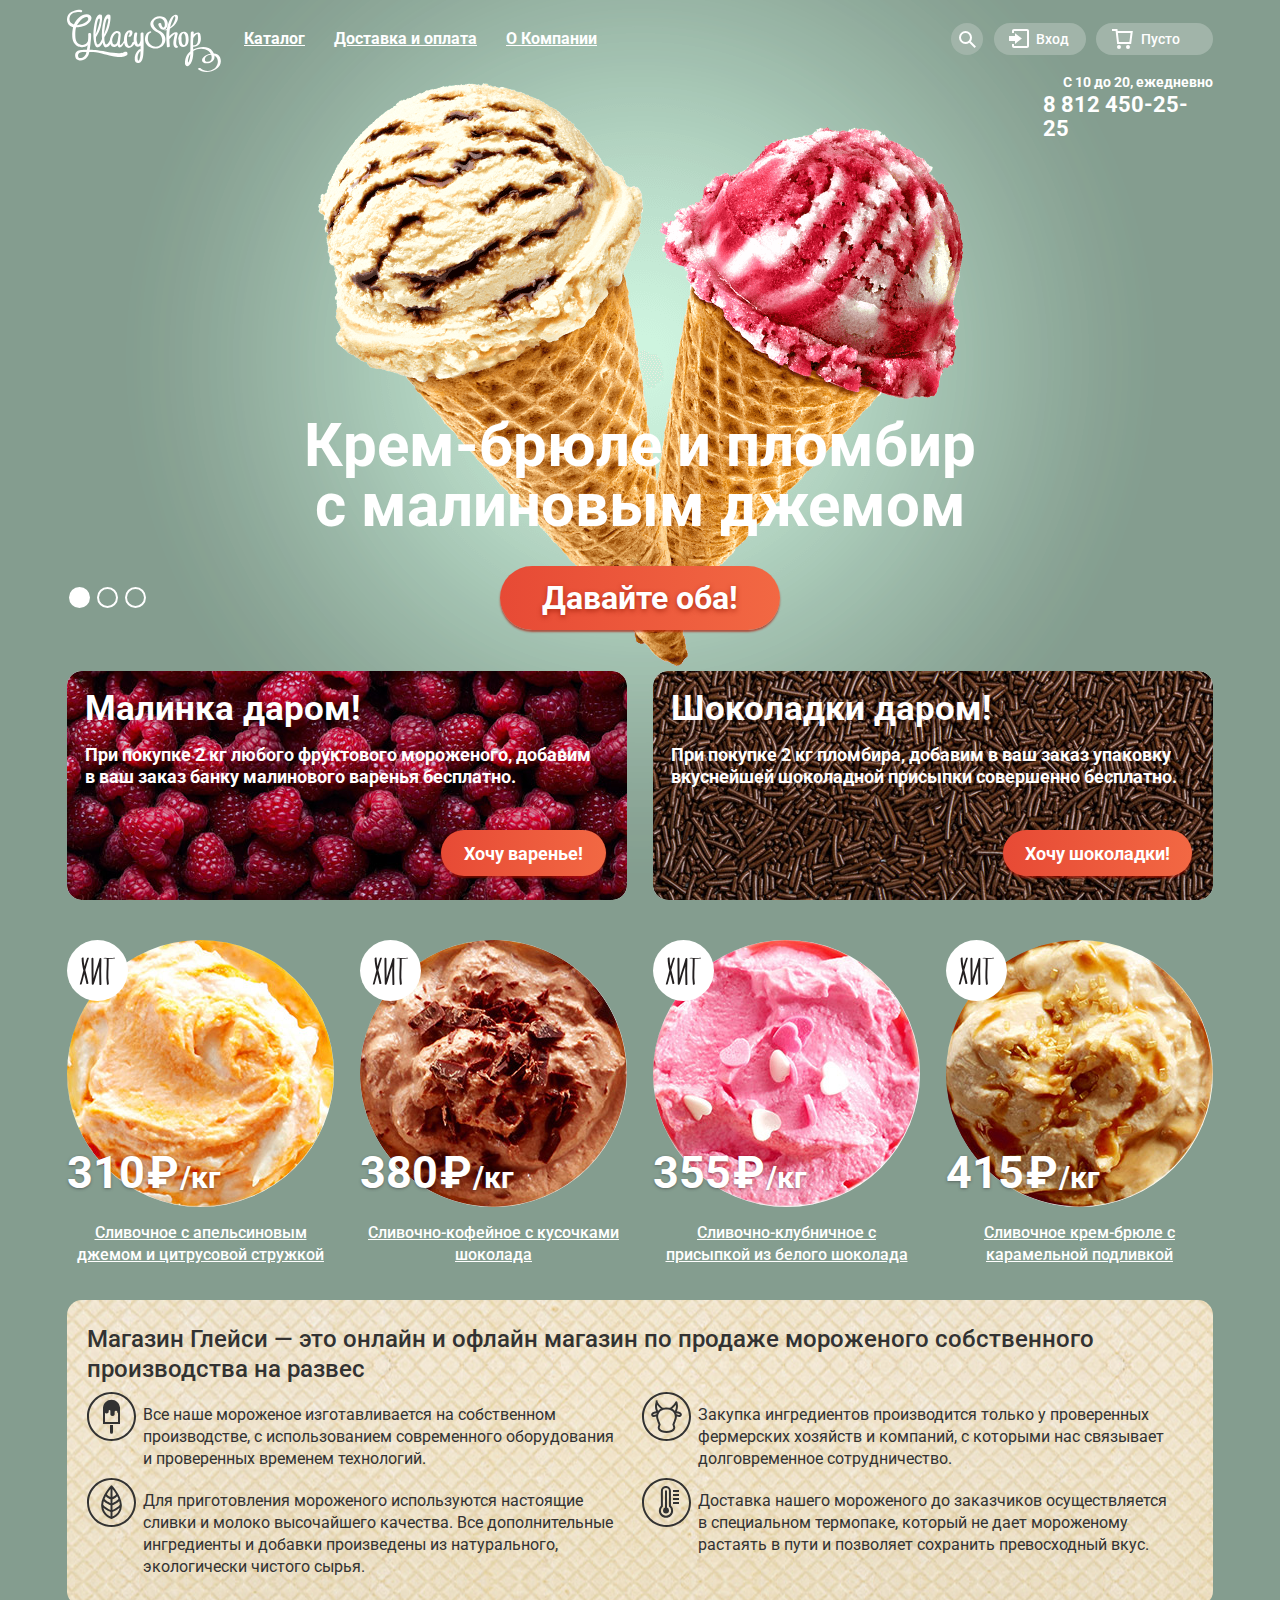
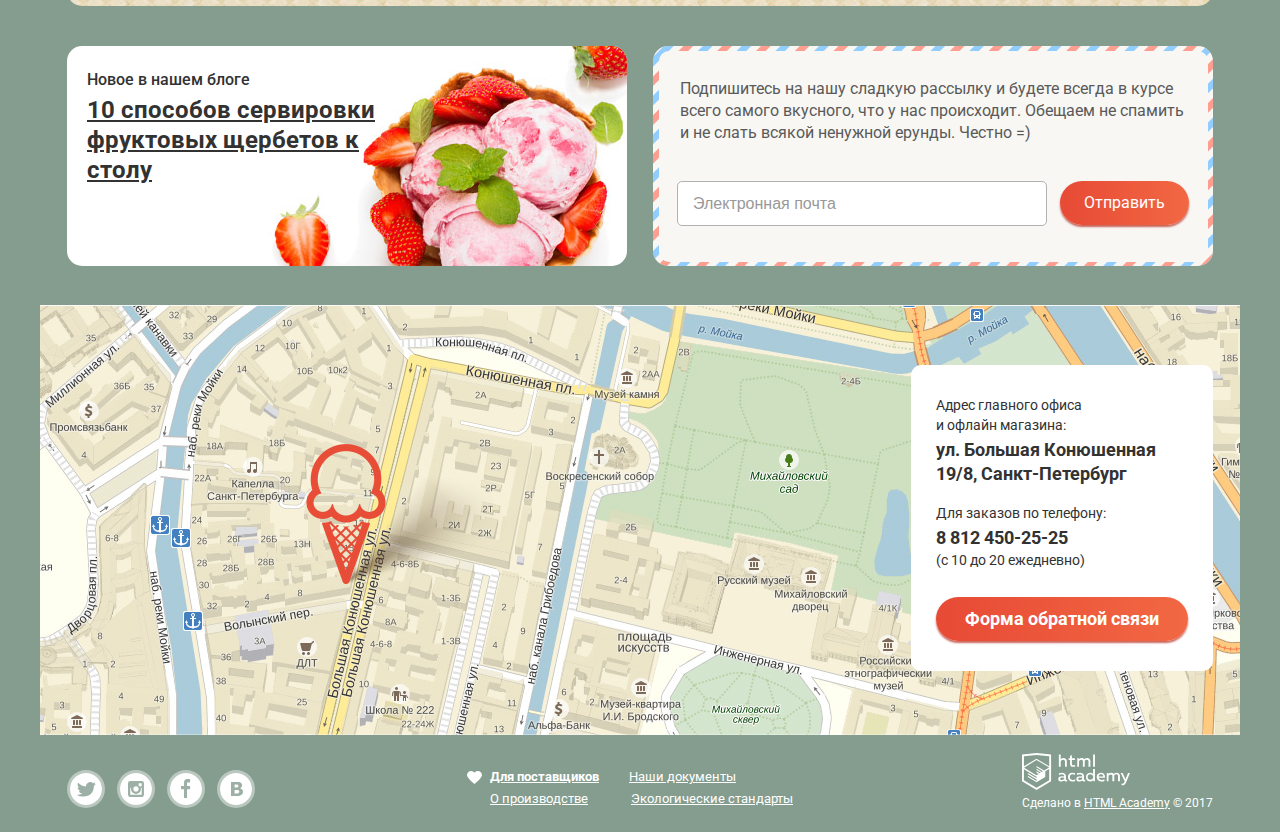
<file: index.html>
<!DOCTYPE html>
<html lang="ru">

<head>
  <meta charset="UTF-8">
  <meta name="viewport" content="width=device-width, initial-scale=1.0">
  <meta http-equiv="X-UA-Compatible" content="ie=edge">
  <title>Мороженое — «Глейси»</title>
  <link href="https://fonts.googleapis.com/css?family=Roboto:400,500,700&amp;subset=cyrillic" rel="stylesheet">
  <link rel="stylesheet" href="css/normalize.min.css">
  <link rel="stylesheet" href="css/style.min.css">
</head>

<body>
  <input type="radio" id="button1" name="toggle" checked>
  <input type="radio" id="button2" name="toggle">
  <input type="radio" id="button3" name="toggle">
  <div class="site-wrapper">
    <div class="container">
      <header class="main-header">
        <nav class="header-nav">
          <div class="wrapp-left">
            <a class="header-nav__logo"><img src="img/logo.svg" width="154" height="62" alt="логотип «магазин Глейси»"></a>
            <ul class="header-nav__site">
              <li class="catalog">
                <a class="catalog__link" href="#">Каталог</a>
                <ul class="catalog__sub-nav">
                  <li><a class="catalog-first" href="#">Новинки</a></li>
                  <li><a class="catalog-item" href="catalog.html">Сливочное</a></li>
                  <li><a class="catalog-item" href="#">Щербеты</a></li>
                  <li><a class="catalog-item" href="#">Фруктовый лёд</a></li>
                  <li><a class="catalog-last" href="#">Мелорин</a></li>
                </ul>
              </li>
              <li class="shipping"><a class="shipping__link" href="#">Доставка и оплата</a></li>
              <li class="about"><a class="about__link" href="#">О Компании</a></li>
            </ul>
          </div>
          <div class="wrap-right">
            <div class="header-nav__search">
              <form class="search-form" action="https://echo.htmlacademy.ru" method="get">
                <div class="search-form__input">
                  <input class="search-input" name="search" id="id-searchinput" type="search" placeholder="Что ищем?">
                  <label class="label-field label-field--search" for="id-searchinput">Что ищем?</label>
                </div>
                <button class="search-form__button" type="submit">
                  <svg xmlns="http://www.w3.org/2000/svg" xmlns:xlink="http://www.w3.org/1999/xlink" width="17" height="17" viewBox="0 0 17 17">
                    <path fill="#fff" d="M16.958 15.527L11.75 10.32A6.455 6.455 0 0 0 13 6.5 6.5 6.5 0 1 0 6.5 13a6.465 6.465 0 0 0 3.839-1.263l5.205 5.204 1.414-1.414zM6.5 11C4.019 11 2 8.981 2 6.5S4.019 2 6.5 2 11 4.019 11 6.5 8.981 11 6.5 11z" />
                  </svg>
                  <span class="visually-hidden">Найти</span>
                </button>
              </form>
            </div>
            <ul class="header-nav__user">
              <li class="login">
                <div class="login__modal" id="login" tabindex="0">
                  <a class="login-link">
                    <svg xmlns="http://www.w3.org/2000/svg" xmlns:xlink="http://www.w3.org/1999/xlink" width="21" height="19" viewBox="0 0 21 19">
                      <g fill="#000">
                        <path d="M6 14.875L12.917 9.5 6 4.125v2.917H-.042v4.917H6z" />
                        <path d="M18 0H5C3.9 0 3 .9 3 2v2h2V2h13v15H5v-2H3v2c0 1.1.9 2 2 2h13c1.1 0 2-.9 2-2V2c0-1.1-.9-2-2-2z" />
                      </g>
                    </svg>
                    Вход
                  </a>
                  <form class="login-form" action="https://echo.htmlacademy.ru" method="post">
                    <p>
                      <input class="login-form__login-input" name="login-email" id="id-login-email" type="email" placeholder="Электронная почта">
                      <label class="label-field label-field--login-email" for="id-login-email">Электронная почта</label>
                    </p>
                    <p>
                      <input class="login-form__password-input" name="login-password" id="id-password" type="password" placeholder="Пароль">
                      <label class="label-field label-field--login-password" for="id-password">Пароль</label>
                    </p>
                    <button class="button button--login" type="submit">Войти</button>
                    <p class="login-form__footer">
                      <a href="#">Забыли пароль?</a>
                      <a href="#">Новая регистрация</a>
                    </p>
                  </form>
                </div>
              </li>
              <li class="cart">
                <div class="cart__empty">
                  <a class="empty-cart-link">
                    <svg xmlns="http://www.w3.org/2000/svg" width="21" height="20" viewBox="0 0 21 20">
                      <g fill="#FFF">
                        <path d="M5.657 2.031L5.422 0H0v2h3.64l1.5 13h13.988l1.699-12.969H5.657zM17.372 13H6.922L5.888 4.031h12.66L17.372 13z" />
                        <circle cx="6.984" cy="18" r="2" />
                        <circle cx="15.984" cy="18" r="2" />
                      </g>
                    </svg>
                    Пусто
                  </a>
                </div>
              </li>
            </ul>
          </div>
        </nav>
        <div class="header-content">
          <p class="header-content__time">С 10 до 20, ежедневно</p>
          <span class="visually-hidden">Телефон для заказов: </span><a class="header-content__phone" href="tel:+78124502525">8 812 450-25-25</a>
        </div>
      </header>
    </div>
    <main class="main-content">
      <div class="container">
        <h1 class="visually-hidden">Мороженое — «Глейси»</h1>
        <section class="slider">
          <h2 class="visually-hidden">Слайдер</h2>
          <div class="slider__slide" id="slide1">
            <div class="slide-title">Крем-брюле и пломбир с малиновым джемом</div>
            <a href="" class="button button--slide">Давайте оба!</a>
          </div>
          <div class="slider__slide" id="slide2">
            <div class="slide-title">Шоколадный пломбир и лимонный сорбет</div>
            <a href="" class="button button--slide">Давайте оба!</a>
          </div>
          <div class="slider__slide" id="slide3">
            <div class="slide-title">Пломбир с помадкой и клубничный щербет</div>
            <a href="" class="button button--slide">Давайте оба!</a>
          </div>
          <div class="slider__controls">
            <label for="button1"></label>
            <label for="button2"></label>
            <label for="button3"></label>
          </div>
        </section>
        <section class="banners">
          <h2 class="visually-hidden">Баннеры</h2>
          <div class="banners__banner-raspberry">
            <h3>Малинка даром!</h3>
            <p>При покупке 2 кг любого фруктового мороженого, добавим в ваш заказ банку малинового варенья бесплатно.</p>
            <button class="button button--banner-raspberry">Хочу варенье!</button>
          </div>
          <div class="banners__banner-chocolate">
            <h3>Шоколадки даром!</h3>
            <p>При покупке 2 кг пломбира, добавим в ваш заказ упаковку вкуснейшей шоколадной присыпки совершенно бесплатно.</p>
            <button class="button button--banner-chocolate">Хочу шоколадки!</button>
          </div>
        </section>
        <section class="hits">
          <h2 class="visually-hidden">Хиты</h2>
          <ul class="hits__list">
            <li class="product" tabindex="0">
              <div class="product__wrapper"></div>
              <h3 class="product__title"><a href="catalog-item1.html">Сливочное с апельсиновым джемом и цитрусовой стружкой</a></h3>
              <div class="image-wrapper">
                <img class="product__hit" src="img/hit.svg" width="61" height="61" alt="Хит">
                <img class="product__image" src="img/product11.jpg" width="267" height="267" alt="Сливочно-апельсиновое мороженое">
                <p class="product__cost">
                  310
                  <span class="product__ruble">&#8381;</span>
                  <span class="product__dimension">/кг</span>
                </p>
              </div>
              <a class="button button--quickview" href="#">Быстрый просмотр</a>
            </li>
            <li class="product" tabindex="0">
              <div class="product__wrapper"></div>
              <h3 class="product__title"><a href="catalog-item2.html">Сливочно-кофейное с кусочками шоколада</a></h3>
              <div class="image-wrapper">
                <img class="product__hit" src="img/hit.svg" width="61" height="61" alt="Хит">
                <img class="product__image" src="img/product12.jpg" width="267" height="267" alt="Сливочно-кофейное мороженое">
                <p class="product__cost">
                  380
                  <span class="product__ruble">&#8381;</span>
                  <span class="product__dimension">/кг</span>
                </p>
              </div>
              <a class="button button--quickview" href="#">Быстрый просмотр</a>
            </li>
            <li class="product" tabindex="0">
              <div class="product__wrapper"></div>
              <h3 class="product__title"><a href="catalog-item3.html">Сливочно-клубничное с<br> присыпкой из белого шоколада</a></h3>
              <div class="image-wrapper">
                <img class="product__hit" src="img/hit.svg" width="61" height="61" alt="Хит">
                <img class="product__image" src="img/product13.jpg" width="267" height="267" alt="Сливочно-клубничное мороженое">
                <p class="product__cost">
                  355
                  <span class="product__ruble">&#8381;</span>
                  <span class="product__dimension">/кг</span>
                </p>
              </div>
              <a class="button button--quickview" href="#">Быстрый просмотр</a>
            </li>
            <li class="product" tabindex="0">
              <div class="product__wrapper"></div>
              <h3 class="product__title"><a href="catalog-item4.html">Сливочное крем-брюле с карамельной подливкой</a></h3>
              <div class="image-wrapper">
                <img class="product__hit" src="img/hit.svg" width="61" height="61" alt="Хит">
                <img class="product__image" src="img/product14.jpg" width="267" height="267" alt="Сливочно-брусничное мороженое">
                <p class="product__cost">
                  415
                  <span class="product__ruble">&#8381;</span>
                  <span class="product__dimension">/кг</span>
                </p>
              </div>
              <a class="button button--quickview" href="#">Быстрый просмотр</a>
            </li>
          </ul>
        </section>
        <section class="about-us">
          <h2 class="about-us__title">Магазин Глейси — это онлайн и офлайн магазин по продаже мороженого собственного производства на развес</h2>
          <ul class="about-us__advantages">
            <li class="manufacture">Все наше мороженое изготавливается на собственном производстве, с использованием современного оборудования и проверенных временем технологий.
            </li>
            <li class="contractors">Закупка ингредиентов производится только у проверенных фермерских хозяйств и компаний, с которыми нас связывает долговременное сотрудничество.
            </li>
            <li class="ingredients">Для приготовления мороженого используются настоящие сливки и молоко высочайшего качества. Все дополнительные ингредиенты и добавки произведены из натурального, экологически чистого сырья.</li>
            <li class="shipment">Доставка нашего мороженого до заказчиков осуществляется в специальном термопаке, который не дает мороженому растаять в пути и позволяет сохранить превосходный вкус.</li>
          </ul>
        </section>
        <div class="content">
          <article class="content__news">
            <h2>Новое в нашем блоге</h2>
            <a class="news-title" href="#">10  способов сервировки фруктовых щербетов к столу</a>
          </article>
          <div class="content__subscription">
            <h2 class="visually-hidden">Подписка</h2>
            <p class="subscription-offer">Подпишитесь на нашу сладкую рассылку и будете всегда в курсе всего самого вкусного, что у нас происходит. Обещаем не спамить и не слать всякой ненужной ерунды. Честно =)</p>
            <form class="subscription-form" action="https://echo.htmlacademy.ru" method="post">
              <input type="email" name="user-email" id="id-user-email" placeholder="Электронная почта">
              <label class="label-field label-field--subscription" for="id-user-email">Электронная почта</label>
              <button class="button button--subscription" type="submit">Отправить</button>
            </form>
          </div>
        </div>
      </div>
      <section class="map" id="map">
        <h2 class="visually-hidden">Карта проезда</h2>
        <div class="contacts">
          <h4 class="contacts__address">Адрес главного офиса<br> и офлайн магазина:</h4>
          <p><b>ул. Большая Конюшенная 19/8, Санкт-Петербург</b></p>
          <h4 class="contacts__phone">Для заказов по телефону:</h4>
          <p>
            <a class="link-phone" href="tel:+78124502525">8 812 450-25-25</a>
            <br>(с 10 до 20 ежедневно)
          </p>
          <a class="button button--contacts" href="feedback.html">Форма обратной связи</a>
        </div>
      </section>
    </main>
    <div class="container">
      <footer class="main-footer">
        <ul class="main-footer__social">
          <li>
            <a class="social-button social-button--twitter" href="#"><span class="visually-hidden">Твиттер</span>
            </a>
          </li>
          <li>
            <a class="social-button social-button--instagram" href="#"><span class="visually-hidden">Инстаграм</span>
            </a>
          </li>
          <li>
            <a class="social-button social-button--fb" href="#"><span class="visually-hidden">Фейсбук</span>
            </a>
          </li>
          <li>
            <a class="social-button social-button--vk" href="#"><span class="visually-hidden">ВКонтакте</span>
            </a>
          </li>
        </ul>
        <ul class="main-footer__documentation">
          <li>
            <a class="contractors" href="#">Для поставщиков</a>
          </li>
          <li>
            <a class="documents" href="#">Наши документы</a>
          </li>
          <li>
            <a class="manufacturing" href="#">О производстве</a>
          </li>
          <li>
            <a class="standards" href="#">Экологические стандарты</a>
          </li>
        </ul>
        <p class="main-footer__copyright">
          <img src="img/logo-htmlacademy.svg" width="108" height="38" alt="логотип htmlacademy">Сделано в
          <a href="#">HTML Academy</a> &copy; 2017
        </p>
      </footer>
    </div>
  </div>
  <div class="modal-overlay"></div>
  <section class="modal-feedback">
    <h2 class="visually-hidden">Форма обратной связи</h2>
    <p class="modal-feedback__lead"><b>Мы обязательно вам ответим!</b></p>
    <form class="modal-feedback__form" action="https://echo.htmlacademy.ru" method="post">
      <p>
        <input class="user-name-input" id="id-name" type="text" name="login" placeholder="Как вас зовут?">
        <label class="label-field label-field--feedback-name" for="id-name">Как вас зовут?</label>
      </p>
      <p>
        <input class="email-input" id="id-feedback-email" type="email" name="email" placeholder="Ваша почта для ответа?">
        <label class="label-field label-field--feedback-email" for="id-feedback-email">Ваша почта для ответа?</label>
      </p>
      <p>
        <textarea class="message-textarea" id="id-massage" name="message" placeholder="Напишите что-нибудь..."></textarea>
        <label class="label-field label-field--feedback-massage" for="id-massage">Напишите что-нибудь...</label>
      </p>
      <button class="button button--feedback" type="submit">Отправить</button>
    </form>
    <button class="modal-close" type="button">Закрыть</button>
  </section>
  <script src="https://api-maps.yandex.ru/2.1/?lang=ru_RU"></script>
  <script src="js/map.min.js"></script>
  <script src="js/modalFeedback.min.js"></script>
</body>

</html>
</file>
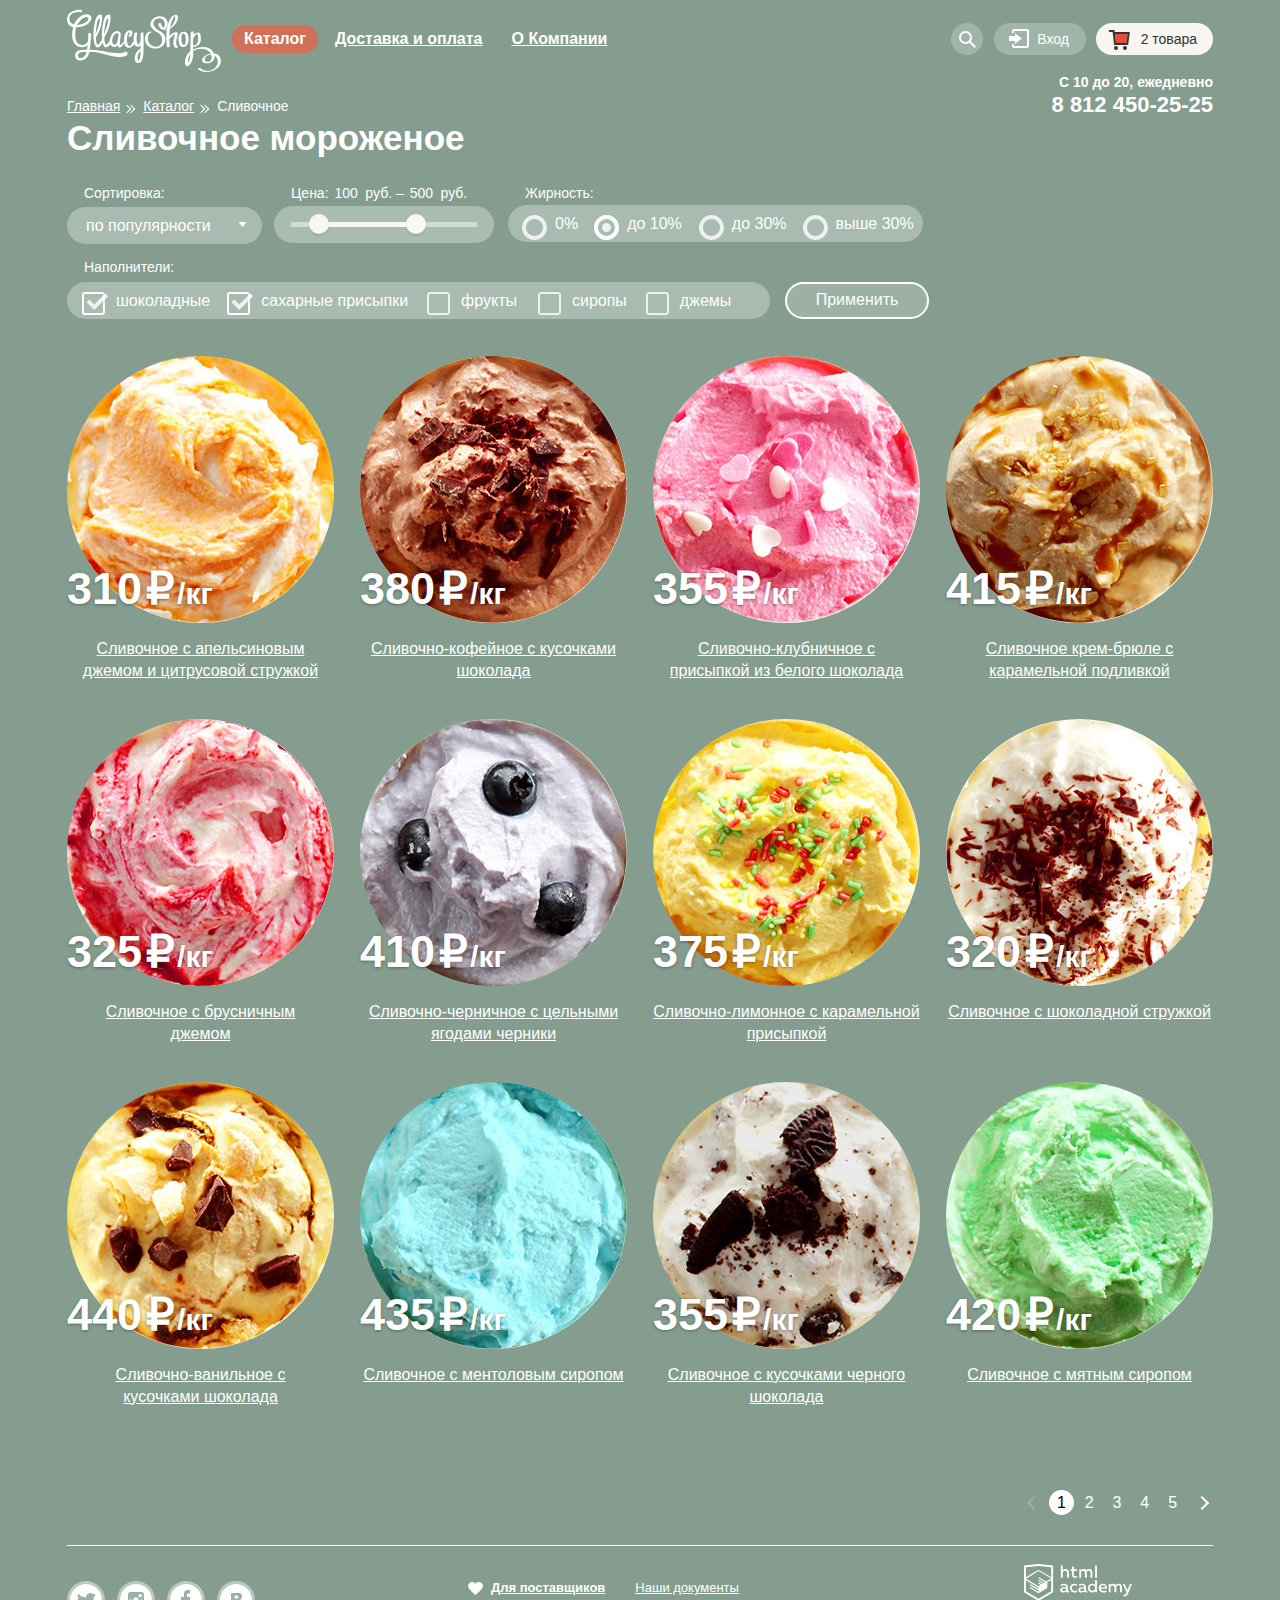
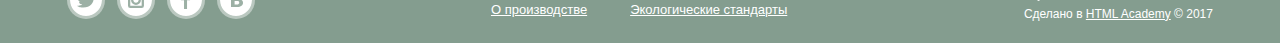
<file: catalog.html>
<!DOCTYPE html>
<html lang="ru">

<head>
  <meta charset="UTF-8">
  <meta name="viewport" content="width=device-width, initial-scale=1.0">
  <meta http-equiv="X-UA-Compatible" content="ie=edge">
  <title>Сливочное мороженое</title>
  <link rel="stylesheet" href="css/normalize.min.css">
  <link rel="stylesheet" href="css/style.min.css">
</head>

<body>
  <div class="container">
    <header class="main-header">
      <nav class="header-nav">
        <div class="wrapp-left">
          <a class="header-nav__logo" href="index.html"><img src="img/logo.svg" width="154" height="62" alt="логотип «магазин Глейси»"></a>
          <ul class="header-nav__site">
            <li class="catalog" tabindex="0">
              <a class="catalog__link catalog__link--current" href="#">Каталог</a>
              <ul class="catalog__sub-nav">
                <li><a class="catalog-first" href="#">Новинки</a></li>
                <li><a class="catalog-item catalog-item--current">Сливочное</a></li>
                <li><a class="catalog-item" href="#">Щербеты</a></li>
                <li><a class="catalog-item" href="#">Фруктовый лёд</a></li>
                <li><a class="catalog-last" href="#">Мелорин</a></li>
              </ul>
            </li>
            <li class="shipping"><a class="shipping__link" href="#">Доставка и оплата</a></li>
            <li class="about"><a class="about__link" href="#">О Компании</a></li>
          </ul>
        </div>
        <div class="wrap-right">
          <div class="header-nav__search" tabindex="0">
            <form class="search-form" action="https://echo.htmlacademy.ru" method="get">
              <div class="search-form__input">
                <input class="search-input" name="search" id="id-searchinput" type="search" placeholder="Что ищем?">
                <label class="label-field label-field--search" for="id-searchinput">Что ищем?</label>
              </div>
              <button class="search-form__button" type="submit">
                <svg xmlns="http://www.w3.org/2000/svg" xmlns:xlink="http://www.w3.org/1999/xlink" width="17" height="17" viewBox="0 0 17 17">
                  <path fill="#fff" d="M16.958 15.527L11.75 10.32A6.455 6.455 0 0 0 13 6.5 6.5 6.5 0 1 0 6.5 13a6.465 6.465 0 0 0 3.839-1.263l5.205 5.204 1.414-1.414zM6.5 11C4.019 11 2 8.981 2 6.5S4.019 2 6.5 2 11 4.019 11 6.5 8.981 11 6.5 11z" />
                </svg>
                <span class="visually-hidden">Найти</span>
              </button>
            </form>
          </div>
          <ul class="header-nav__user">
            <li class="login">
              <div class="login__modal" id="login" tabindex="0">
                <a class="login-link">
                  <svg xmlns="http://www.w3.org/2000/svg" xmlns:xlink="http://www.w3.org/1999/xlink" width="21" height="19" viewBox="0 0 21 19">
                    <g fill="#000">
                      <path d="M6 14.875L12.917 9.5 6 4.125v2.917H-.042v4.917H6z" />
                      <path d="M18 0H5C3.9 0 3 .9 3 2v2h2V2h13v15H5v-2H3v2c0 1.1.9 2 2 2h13c1.1 0 2-.9 2-2V2c0-1.1-.9-2-2-2z" />
                    </g>
                  </svg>
                  Вход
                </a>
                <form class="login-form" action="https://echo.htmlacademy.ru" method="post">
                  <p>
                    <input class="login-form__login-input" name="login-email" id="id-login-email" type="email" placeholder="Электронная почта">
                    <label class="label-field label-field--login-email" for="id-login-email">Электронная почта</label>
                  </p>
                  <p>
                    <input class="login-form__password-input" name="login-password" id="id-password" type="password" placeholder="Пароль">
                    <label class="label-field label-field--login-password" for="id-password">Пароль</label>
                  </p>
                  <button class="button button--login" type="submit">Войти</button>
                  <p class="login-form__footer">
                    <a href="#">Забыли пароль?</a>
                    <a href="#">Новая регистрация</a>
                  </p>
                </form>
              </div>
            </li>
            <li class="cart">
              <div class="cart__empty cart__empty--none" tabindex="0">
                <a class="empty-cart-link empty-cart-link--goods">2 товара</a>
                <div class="modal-cart" id="cart">
                  <table>
                    <tr>
                      <td class="modal-cart__close cart__close--top">
                        <button class="modal-delete" type="button">Удалить</button>
                      </td>
                      <td class="modal-cart__image"><img src="img/cart-item11.jpg" width="33" height="33" alt="мороженое"></td>
                      <td class="modal-cart__article">Пломбир с апельсиновым джемом</td>
                      <td class="modal-cart__value">1,5</td>
                      <td class="modal-cart__dimension">кг</td>
                      <td class="modal-cart__operator">х</td>
                      <td class="modal-cart__cost modal-cart__cost--color">200</td>
                      <td class="modal-cart__ruble modal-cart__ruble--color">руб.</td>
                      <td class="modal-cart__result">300</td>
                      <td class="modal-cart__ruble modal-cart__ruble--total">руб.</td>
                    </tr>
                    <tr>
                      <td class="modal-cart__close modal-cart__close--next">
                        <button class="modal-delete" type="button">Удалить</button>
                      </td>
                      <td class="modal-cart__image modal-cart__image--next"><img src="img/cart-item13.jpg" width="33" height="33" alt="мороженое"></td>
                      <td class="modal-cart__article modal-cart__article--next">Клубничный пломбир с присыпкой из белого шоколада</td>
                      <td class="modal-cart__value modal-cart__value--next">1,5</td>
                      <td class="modal-cart__dimension modal-cart__dimension--next">кг</td>
                      <td class="modal-cart__operator modal-cart__operator--next">х</td>
                      <td class="modal-cart__cost modal-cart__cost--next modal-cart__cost--color">300</td>
                      <td class="modal-cart__ruble modal-cart__ruble--next modal-cart__ruble--color">руб.</td>
                      <td class="modal-cart__result modal-cart__result--next">450</td>
                      <td class="modal-cart__ruble modal-cart__ruble--next">руб.</td>
                    </tr>
                  </table>
                  <p class="modal-cart__total">Итого: <span>750</span> руб.</p>
                  <a class="button button--order" href="order.html">Оформить заказ</a>
                </div>
              </div>
            </li>
          </ul>
        </div>
      </nav>
      <div class="header-content">
        <p class="header-content__time">С 10 до 20, ежедневно</p>
        <span class="visually-hidden">Телефон для заказов: </span><a class="header-content__phone" href="tel:+78124502525">8 812 450-25-25</a>
      </div>
    </header>
    <main class="main-content">
      <ul class="breadcrumbs">
        <li>
          <a href="index.html">Главная</a>
        </li>
        <li>
          <a href="#">Каталог</a>
        </li>
        <li class="breadcrumbs-link--current">
          <a class="breadcrumbs--curent">Сливочное</a>
        </li>
      </ul>
      <h1 class="main-content__title">Сливочное мороженое</h1>
      <section class="filters">
        <h2 class="visually-hidden">Выбор по категориям</h2>
        <form class="filter" action="https://echo.htmlacademy.ru" method="get">
          <fieldset class="filter__sorting">
            <legend>Сортировка:</legend>
            <select class="sorting-select" name="category">
              <option value="popularity">по популярности</option>
              <option value="low-cost">сначала недорогие</option>
              <option value="costly">сначало дорогие</option>
              <option value="fat">по жирности</option>
            </select>
          </fieldset>
          <fieldset class="filter__cost">
            <div class="cost-controls">
              <label class="min-price">
                Цена:
                <input type="text" value="100"> руб.
              </label>
              <label class="max-price">
                –
                <input type="text" value="500"> руб.
              </label>
            </div>
            <div class="range-controls">
              <div class="scale">
                <div class="bar"></div>
                <div class="toggle toggle-min"></div>
                <div class="toggle toggle-max"></div>
              </div>
            </div>
          </fieldset>
          <fieldset class="filter__fat">
            <legend>Жирность:</legend>
            <ul class="fat-fieldset">
              <li class="same0">
                <input class="visually-hidden fat-input" id="id-same0" type="radio" name="fat" value="0">
                <label for="id-same0">
                  <svg class="radio-off" xmlns="http://www.w3.org/2000/svg" width="25" height="25" viewBox="0 0 25 25">
                    <path fill="#FFFFFF" d="M12.5 4c4.687 0 8.5 3.813 8.5 8.5 0 4.687-3.813 8.5-8.5 8.5C7.813 21 4 17.187 4 12.5 4 7.813 7.813 4 12.5 4m0-4C5.597 0 0 5.597 0 12.5S5.597 25 12.5 25 25 19.403 25 12.5 19.403 0 12.5 0z" />
                  </svg>
                  <svg class="radio-on" xmlns="http://www.w3.org/2000/svg" width="25" height="25" viewBox="0 0 25 25">
                    <path fill="#FFFFFF" d="M12.5 4c4.687 0 8.5 3.813 8.5 8.5 0 4.687-3.813 8.5-8.5 8.5C7.813 21 4 17.187 4 12.5 4 7.813 7.813 4 12.5 4m0-4C5.597 0 0 5.597 0 12.5S5.597 25 12.5 25 25 19.403 25 12.5 19.403 0 12.5 0z" />
                    <circle fill="#FFFFFF" cx="12.5" cy="12.5" r="4.5" />
                  </svg>
                  0%
                </label>
              </li>
              <li class="less10">
                <input class="visually-hidden  fat-input" id="id-less10" type="radio" name="fat" value="10" checked>
                <label for="id-less10">
                  <svg class="radio-off" xmlns="http://www.w3.org/2000/svg" width="25" height="25" viewBox="0 0 25 25">
                    <path fill="#FFFFFF" d="M12.5 4c4.687 0 8.5 3.813 8.5 8.5 0 4.687-3.813 8.5-8.5 8.5C7.813 21 4 17.187 4 12.5 4 7.813 7.813 4 12.5 4m0-4C5.597 0 0 5.597 0 12.5S5.597 25 12.5 25 25 19.403 25 12.5 19.403 0 12.5 0z" />
                  </svg>
                  <svg class="radio-on" xmlns="http://www.w3.org/2000/svg" width="25" height="25" viewBox="0 0 25 25">
                    <path fill="#FFFFFF" d="M12.5 4c4.687 0 8.5 3.813 8.5 8.5 0 4.687-3.813 8.5-8.5 8.5C7.813 21 4 17.187 4 12.5 4 7.813 7.813 4 12.5 4m0-4C5.597 0 0 5.597 0 12.5S5.597 25 12.5 25 25 19.403 25 12.5 19.403 0 12.5 0z" />
                    <circle fill="#FFFFFF" cx="12.5" cy="12.5" r="4.5" />
                  </svg>
                  до 10%
                </label>
              </li>
              <li class="less30">
                <input class="visually-hidden fat-input" id="id-less30" type="radio" name="fat" value="30">
                <label for="id-less30">
                  <svg class="radio-off" xmlns="http://www.w3.org/2000/svg" width="25" height="25" viewBox="0 0 25 25">
                    <path fill="#FFFFFF" d="M12.5 4c4.687 0 8.5 3.813 8.5 8.5 0 4.687-3.813 8.5-8.5 8.5C7.813 21 4 17.187 4 12.5 4 7.813 7.813 4 12.5 4m0-4C5.597 0 0 5.597 0 12.5S5.597 25 12.5 25 25 19.403 25 12.5 19.403 0 12.5 0z" />
                  </svg>
                  <svg class="radio-on" xmlns="http://www.w3.org/2000/svg" width="25" height="25" viewBox="0 0 25 25">
                    <path fill="#FFFFFF" d="M12.5 4c4.687 0 8.5 3.813 8.5 8.5 0 4.687-3.813 8.5-8.5 8.5C7.813 21 4 17.187 4 12.5 4 7.813 7.813 4 12.5 4m0-4C5.597 0 0 5.597 0 12.5S5.597 25 12.5 25 25 19.403 25 12.5 19.403 0 12.5 0z" />
                    <circle fill="#FFFFFF" cx="12.5" cy="12.5" r="4.5" />
                  </svg>
                  до 30%
                </label>
              </li>
              <li class="more30">
                <input class="visually-hidden fat-input" id="id-more30" type="radio" name="fat" value="33">
                <label for="id-more30">
                  <svg class="radio-off" xmlns="http://www.w3.org/2000/svg" width="25" height="25" viewBox="0 0 25 25">
                    <path fill="#FFFFFF" d="M12.5 4c4.687 0 8.5 3.813 8.5 8.5 0 4.687-3.813 8.5-8.5 8.5C7.813 21 4 17.187 4 12.5 4 7.813 7.813 4 12.5 4m0-4C5.597 0 0 5.597 0 12.5S5.597 25 12.5 25 25 19.403 25 12.5 19.403 0 12.5 0z" />
                  </svg>
                  <svg class="radio-on" xmlns="http://www.w3.org/2000/svg" width="25" height="25" viewBox="0 0 25 25">
                    <path fill="#FFFFFF" d="M12.5 4c4.687 0 8.5 3.813 8.5 8.5 0 4.687-3.813 8.5-8.5 8.5C7.813 21 4 17.187 4 12.5 4 7.813 7.813 4 12.5 4m0-4C5.597 0 0 5.597 0 12.5S5.597 25 12.5 25 25 19.403 25 12.5 19.403 0 12.5 0z" />
                    <circle fill="#FFFFFF" cx="12.5" cy="12.5" r="4.5" />
                  </svg>
                  выше 30%
                </label>
              </li>
            </ul>
          </fieldset>
          <fieldset class="filter__fillers">
            <legend>Наполнители:</legend>
            <ul class="fillers-fieldset">
              <li class="chocolate">
                <input class="visually-hidden fillers-input" id="id-chocolate" type="checkbox" name="chocolate" checked>
                <label for="id-chocolate">
                  <svg class="checkbox-off" xmlns="http://www.w3.org/2000/svg" width="23" height="23" viewBox="0 0 23 23">
                    <path fill="#FFFFFF" d="M20 2c.542 0 1 .458 1 1v17c0 .542-.458 1-1 1H3c-.542 0-1-.458-1-1V3c0-.542.458-1 1-1h17m0-2H3C1.35 0 0 1.35 0 3v17c0 1.65 1.35 3 3 3h17c1.65 0 3-1.35 3-3V3c0-1.65-1.35-3-3-3z" />
                  </svg>
                  <svg class="checkbox-on" xmlns="http://www.w3.org/2000/svg" width="27" height="23" viewBox="0 0 27 23">
                    <path fill="#FFFFFF" d="M7.285 7.486l-2.829 2.829 7.783 7.783L26.171 4.166l-2.828-2.829-11.104 11.102z" />
                    <path fill="#FFFFFF" d="M21 20c0 .542-.458 1-1 1H3c-.542 0-1-.458-1-1V3c0-.542.458-1 1-1h16.908L21.493.415A2.96 2.96 0 0 0 20 0H3C1.35 0 0 1.35 0 3v17c0 1.65 1.35 3 3 3h17c1.65 0 3-1.35 3-3v-9.829l-2 2V20z" />
                  </svg>
                  шоколадные
                </label>
              </li>
              <li class="sugar">
                <input class="visually-hidden fillers-input" id="id-sugar" type="checkbox" name="sugar" checked>
                <label for="id-sugar">
                  <svg class="checkbox-off" xmlns="http://www.w3.org/2000/svg" width="23" height="23" viewBox="0 0 23 23">
                    <path fill="#FFFFFF" d="M20 2c.542 0 1 .458 1 1v17c0 .542-.458 1-1 1H3c-.542 0-1-.458-1-1V3c0-.542.458-1 1-1h17m0-2H3C1.35 0 0 1.35 0 3v17c0 1.65 1.35 3 3 3h17c1.65 0 3-1.35 3-3V3c0-1.65-1.35-3-3-3z" />
                  </svg>
                  <svg class="checkbox-on" xmlns="http://www.w3.org/2000/svg" width="27" height="23" viewBox="0 0 27 23">
                    <path fill="#FFFFFF" d="M7.285 7.486l-2.829 2.829 7.783 7.783L26.171 4.166l-2.828-2.829-11.104 11.102z" />
                    <path fill="#FFFFFF" d="M21 20c0 .542-.458 1-1 1H3c-.542 0-1-.458-1-1V3c0-.542.458-1 1-1h16.908L21.493.415A2.96 2.96 0 0 0 20 0H3C1.35 0 0 1.35 0 3v17c0 1.65 1.35 3 3 3h17c1.65 0 3-1.35 3-3v-9.829l-2 2V20z" />
                  </svg>
                  сахарные присыпки
                </label>
              </li>
              <li class="fruit">
                <input class="visually-hidden fillers-input" id="id-fruit" type="checkbox" name="fruit">
                <label for="id-fruit">
                  <svg class="checkbox-off" xmlns="http://www.w3.org/2000/svg" width="23" height="23" viewBox="0 0 23 23">
                    <path fill="#FFFFFF" d="M20 2c.542 0 1 .458 1 1v17c0 .542-.458 1-1 1H3c-.542 0-1-.458-1-1V3c0-.542.458-1 1-1h17m0-2H3C1.35 0 0 1.35 0 3v17c0 1.65 1.35 3 3 3h17c1.65 0 3-1.35 3-3V3c0-1.65-1.35-3-3-3z" />
                  </svg>
                  <svg class="checkbox-on" xmlns="http://www.w3.org/2000/svg" width="27" height="23" viewBox="0 0 27 23">
                    <path fill="#FFFFFF" d="M7.285 7.486l-2.829 2.829 7.783 7.783L26.171 4.166l-2.828-2.829-11.104 11.102z" />
                    <path fill="#FFFFFF" d="M21 20c0 .542-.458 1-1 1H3c-.542 0-1-.458-1-1V3c0-.542.458-1 1-1h16.908L21.493.415A2.96 2.96 0 0 0 20 0H3C1.35 0 0 1.35 0 3v17c0 1.65 1.35 3 3 3h17c1.65 0 3-1.35 3-3v-9.829l-2 2V20z" />
                  </svg>
                  фрукты
                </label>
              </li>
              <li class="syrups">
                <input class="visually-hidden fillers-input" id="id-syrups" type="checkbox" name="syrups">
                <label for="id-syrups">
                  <svg class="checkbox-off" xmlns="http://www.w3.org/2000/svg" width="23" height="23" viewBox="0 0 23 23">
                    <path fill="#FFFFFF" d="M20 2c.542 0 1 .458 1 1v17c0 .542-.458 1-1 1H3c-.542 0-1-.458-1-1V3c0-.542.458-1 1-1h17m0-2H3C1.35 0 0 1.35 0 3v17c0 1.65 1.35 3 3 3h17c1.65 0 3-1.35 3-3V3c0-1.65-1.35-3-3-3z" />
                  </svg>
                  <svg class="checkbox-on" xmlns="http://www.w3.org/2000/svg" width="27" height="23" viewBox="0 0 27 23">
                    <path fill="#FFFFFF" d="M7.285 7.486l-2.829 2.829 7.783 7.783L26.171 4.166l-2.828-2.829-11.104 11.102z" />
                    <path fill="#FFFFFF" d="M21 20c0 .542-.458 1-1 1H3c-.542 0-1-.458-1-1V3c0-.542.458-1 1-1h16.908L21.493.415A2.96 2.96 0 0 0 20 0H3C1.35 0 0 1.35 0 3v17c0 1.65 1.35 3 3 3h17c1.65 0 3-1.35 3-3v-9.829l-2 2V20z" />
                  </svg>
                  сиропы
                </label>
              </li>
              <li class="jams">
                <input class="visually-hidden fillers-input" id="id-jams" type="checkbox" name="jams">
                <label for="id-jams">
                  <svg class="checkbox-off" xmlns="http://www.w3.org/2000/svg" width="23" height="23" viewBox="0 0 23 23">
                    <path fill="#FFFFFF" d="M20 2c.542 0 1 .458 1 1v17c0 .542-.458 1-1 1H3c-.542 0-1-.458-1-1V3c0-.542.458-1 1-1h17m0-2H3C1.35 0 0 1.35 0 3v17c0 1.65 1.35 3 3 3h17c1.65 0 3-1.35 3-3V3c0-1.65-1.35-3-3-3z" />
                  </svg>
                  <svg class="checkbox-on" xmlns="http://www.w3.org/2000/svg" width="27" height="23" viewBox="0 0 27 23">
                    <path fill="#FFFFFF" d="M7.285 7.486l-2.829 2.829 7.783 7.783L26.171 4.166l-2.828-2.829-11.104 11.102z" />
                    <path fill="#FFFFFF" d="M21 20c0 .542-.458 1-1 1H3c-.542 0-1-.458-1-1V3c0-.542.458-1 1-1h16.908L21.493.415A2.96 2.96 0 0 0 20 0H3C1.35 0 0 1.35 0 3v17c0 1.65 1.35 3 3 3h17c1.65 0 3-1.35 3-3v-9.829l-2 2V20z" />
                  </svg>
                  джемы
                </label>
              </li>
            </ul>
          </fieldset>
          <button class="main-form__button" type="submit">Применить</button>
        </form>
      </section>
      <section class="catalog-goods">
        <h2 class="visually-hidden">Витрина</h2>
        <ul class="catalog-goods__list">
          <li class="product" tabindex="0">
            <div class="product__wrapper"></div>
            <h3 class="product__title"><a href="catalog-item1.html">Сливочное с апельсиновым джемом и цитрусовой стружкой</a></h3>
            <div class="image-wrapper">
              <img class="product__image" src="img/product11.jpg" width="267" height="267" alt="Сливочно-апельсиновое мороженое">
              <p class="product__cost">
                310
                <span class="product__ruble">&#8381;</span>
                <span class="product__dimension">/кг</span>
              </p>
            </div>
            <a class="button button--quickview" href="#">Быстрый просмотр</a>
          </li>
          <li class="product" tabindex="0">
            <div class="product__wrapper"></div>
            <h3 class="product__title"><a href="catalog-item2.html">Сливочно-кофейное с кусочками шоколада</a></h3>
            <div class="image-wrapper">
              <img class="product__image" src="img/product12.jpg" width="267" height="267" alt="Сливочно-кофейное мороженое">
              <p class="product__cost">
                380
                <span class="product__ruble">&#8381;</span>
                <span class="product__dimension">/кг</span>
              </p>
            </div>
            <a class="button button--quickview" href="#">Быстрый просмотр</a>
          </li>
          <li class="product" tabindex="0">
            <div class="product__wrapper"></div>
            <h3 class="product__title"><a href="catalog-item3.html">Сливочно-клубничное с<br> присыпкой из белого шоколада</a></h3>
            <div class="image-wrapper">
              <img class="product__image" src="img/product13.jpg" width="267" height="267" alt="Сливочно-клубничное мороженое">
              <p class="product__cost">
                355
                <span class="product__ruble">&#8381;</span>
                <span class="product__dimension">/кг</span>
              </p>
            </div>
            <a class="button button--quickview" href="#">Быстрый просмотр</a>
          </li>
          <li class="product" tabindex="0">
            <div class="product__wrapper"></div>
            <h3 class="product__title"><a href="catalog-item4.html">Сливочное крем-брюле с карамельной подливкой</a></h3>
            <div class="image-wrapper">
              <img class="product__image" src="img/product14.jpg" width="267" height="267" alt="Сливочно-брусничное мороженое">
              <p class="product__cost">
                415
                <span class="product__ruble">&#8381;</span>
                <span class="product__dimension">/кг</span>
              </p>
            </div>
            <a class="button button--quickview" href="#">Быстрый просмотр</a>
          </li>
          <li class="product" tabindex="0">
            <div class="product__wrapper"></div>
            <h3 class="product__title"><a href="catalog-item5.html">Сливочное с брусничным<br> джемом</a></h3>
            <div class="image-wrapper">
              <img class="product__image" src="img/product21.jpg" width="267" height="267" alt="Сливочно-брусничное мороженое">
              <p class="product__cost">
                325
                <span class="product__ruble">&#8381;</span>
                <span class="product__dimension">/кг</span>
              </p>
            </div>
            <a class="button button--quickview" href="#">Быстрый просмотр</a>
          </li>
          <li class="product" tabindex="0">
            <div class="product__wrapper"></div>
            <h3 class="product__title"><a href="catalog-item6.html">Сливочно-черничное с цельными ягодами черники</a></h3>
            <div class="image-wrapper">
              <img class="product__image" src="img/product22.jpg" width="267" height="267" alt="Сливочно-черничное мороженое">
              <p class="product__cost">
                410
                <span class="product__ruble">&#8381;</span>
                <span class="product__dimension">/кг</span>
              </p>
            </div>
            <a class="button button--quickview" href="#">Быстрый просмотр</a>
          </li>
          <li class="product" tabindex="0">
            <div class="product__wrapper"></div>
            <h3 class="product__title"><a href="catalog-item7.html">Сливочно-лимонное с карамельной присыпкой</a></h3>
            <div class="image-wrapper">
              <img class="product__image" src="img/product23.jpg" width="267" height="267" alt="Сливочно-лимонное мороженое">
              <p class="product__cost">
                375
                <span class="product__ruble">&#8381;</span>
                <span class="product__dimension">/кг</span>
              </p>
            </div>
            <a class="button button--quickview" href="#">Быстрый просмотр</a>
          </li>
          <li class="product" tabindex="0">
            <div class="product__wrapper"></div>
            <h3 class="product__title"><a href="catalog-item8.html">Сливочное с шоколадной стружкой</a></h3>
            <div class="image-wrapper">
              <img class="product__image" src="img/product24.jpg" width="267" height="267" alt="Сливочно-шоколадное мороженое">
              <p class="product__cost">
                320
                <span class="product__ruble">&#8381;</span>
                <span class="product__dimension">/кг</span>
              </p>
            </div>
            <a class="button button--quickview" href="#">Быстрый просмотр</a>
          </li>
          <li class="product" tabindex="0">
            <div class="product__wrapper"></div>
            <h3 class="product__title"><a href="catalog-item9.html">Сливочно-ванильное с<br> кусочками шоколада</a></h3>
            <div class="image-wrapper">
              <img class="product__image" src="img/product31.jpg" width="267" height="267" alt="Сливочно-ванильное мороженое">
              <p class="product__cost">
                440
                <span class="product__ruble">&#8381;</span>
                <span class="product__dimension">/кг</span>
              </p>
            </div>
            <a class="button button--quickview" href="#">Быстрый просмотр</a>
          </li>
          <li class="product" tabindex="0">
            <div class="product__wrapper"></div>
            <h3 class="product__title"><a href="catalog-item10.html">Сливочноe с ментоловым сиропом</a></h3>
            <div class="image-wrapper">
              <img class="product__image" src="img/product32.jpg" width="267" height="267" alt="Сливочно-ментоловое мороженое">
              <p class="product__cost">
                435
                <span class="product__ruble">&#8381;</span>
                <span class="product__dimension">/кг</span>
              </p>
            </div>
            <a class="button button--quickview" href="#">Быстрый просмотр</a>
          </li>
          <li class="product" tabindex="0">
            <div class="product__wrapper"></div>
            <h3 class="product__title"><a href="catalog-item11.html">Сливочное с кусочками черного шоколада</a></h3>
            <div class="image-wrapper">
              <img class="product__image" src="img/product33.jpg" width="267" height="267" alt="Сливочное с шоколадом мороженое">
              <p class="product__cost">
                355
                <span class="product__ruble">&#8381;</span>
                <span class="product__dimension">/кг</span>
              </p>
            </div>
            <a class="button button--quickview" href="#">Быстрый просмотр</a>
          </li>
          <li class="product" tabindex="0">
            <div class="product__wrapper"></div>
            <h3 class="product__title"><a href="catalog-item12.html">Сливочное с мятным сиропом</a></h3>
            <div class="image-wrapper">
              <img class="product__image" src="img/product34.jpg" width="267" height="267" alt="Сливочно-мятное мороженое">
              <p class="product__cost">
                420
                <span class="product__ruble">&#8381;</span>
                <span class="product__dimension">/кг</span>
              </p>
            </div>
            <a class="button button--quickview" href="#">Быстрый просмотр</a>
          </li>
        </ul>
      </section>
      <ul class="paginator">
        <li class="paginator__prev paginator__prev--disabled"><a>Назад</a></li>
        <li class="paginator__item paginator__item--current"><a>1</a></li>
        <li class="paginator__item"><a href="#2">2</a></li>
        <li class="paginator__item"><a href="#3">3</a></li>
        <li class="paginator__item"><a href="#4">4</a></li>
        <li class="paginator__item"><a href="#5">5</a></li>
        <li class="paginator__next"><a href="#next">Вперёд</a></li>
      </ul>
    </main>
    <footer class="main-footer">
      <ul class="main-footer__social">
        <li>
          <a class="social-button social-button--twitter" href="#"><span class="visually-hidden">Твиттер</span>
            </a>
        </li>
        <li>
          <a class="social-button social-button--instagram" href="#"><span class="visually-hidden">Инстаграм</span>
            </a>
        </li>
        <li>
          <a class="social-button social-button--fb" href="#"><span class="visually-hidden">Фейсбук</span>
            </a>
        </li>
        <li>
          <a class="social-button social-button--vk" href="#"><span class="visually-hidden">ВКонтакте</span>
            </a>
        </li>
      </ul>
      <ul class="main-footer__documentation">
        <li>
          <a class="contractors" href="#">Для поставщиков</a>
        </li>
        <li>
          <a class="documents" href="#">Наши документы</a>
        </li>
        <li>
          <a class="manufacturing" href="#">О производстве</a>
        </li>
        <li>
          <a class="standards" href="#">Экологические стандарты</a>
        </li>
      </ul>
      <p class="main-footer__copyright">
        <img src="img/logo-htmlacademy.svg" width="108" height="38" alt="логотип htmlacademy">Сделано в <a href="#">HTML Academy</a> &copy; 2017
      </p>
    </footer>
  </div>
</body>

</html>
</file>
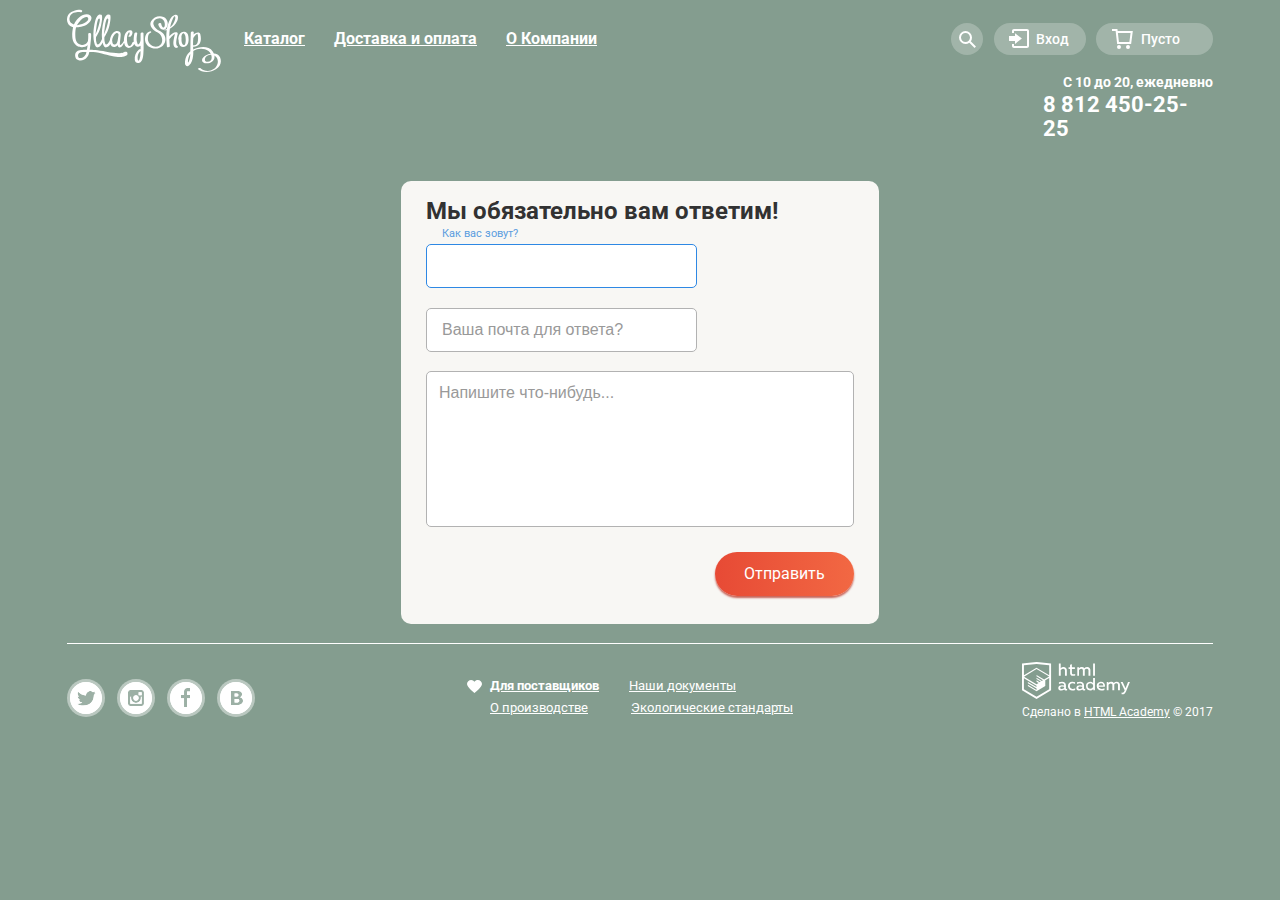
<file: feedback.html>
<!DOCTYPE html>
<html lang="ru">

<head>
  <meta charset="UTF-8">
  <meta name="viewport" content="width=device-width, initial-scale=1.0">
  <meta http-equiv="X-UA-Compatible" content="ie=edge">
  <title>Форма обратной связи с магазином мороженого — «Глейси»</title>
  <link href="https://fonts.googleapis.com/css?family=Roboto:400,500,700&amp;subset=cyrillic" rel="stylesheet">
  <link rel="stylesheet" href="css/normalize.min.css">
  <link rel="stylesheet" href="css/style.min.css">
</head>

<body>
  <div class="site-wrapper">
    <div class="container">
      <header class="main-header">
        <nav class="header-nav">
          <div class="wrapp-left">
            <a class="header-nav__logo" href="index.html"><img src="img/logo.svg" width="154" height="62" alt="логотип «магазин Глейси»"></a>
            <ul class="header-nav__site">
              <li class="catalog">
                <a class="catalog__link" href="#">Каталог</a>
                <ul class="catalog__sub-nav">
                  <li><a class="catalog-first" href="#">Новинки</a></li>
                  <li><a class="catalog-item" href="catalog.html">Сливочное</a></li>
                  <li><a class="catalog-item" href="#">Щербеты</a></li>
                  <li><a class="catalog-item" href="#">Фруктовый лёд</a></li>
                  <li><a class="catalog-last" href="#">Мелорин</a></li>
                </ul>
              </li>
              <li class="shipping"><a class="shipping__link" href="#">Доставка и оплата</a></li>
              <li class="about"><a class="about__link" href="#">О Компании</a></li>
            </ul>
          </div>
          <div class="wrap-right">
            <div class="header-nav__search">
              <form class="search-form" action="https://echo.htmlacademy.ru" method="get">
                <div class="search-form__input">
                  <input class="search-input" name="search" id="id-searchinput" type="search" placeholder="Что ищем?">
                  <label class="label-field label-field--search" for="id-searchinput">Что ищем?</label>
                </div>
                <button class="search-form__button" type="submit">
                  <svg xmlns="http://www.w3.org/2000/svg" xmlns:xlink="http://www.w3.org/1999/xlink" width="17" height="17" viewBox="0 0 17 17">
                    <path fill="#fff" d="M16.958 15.527L11.75 10.32A6.455 6.455 0 0 0 13 6.5 6.5 6.5 0 1 0 6.5 13a6.465 6.465 0 0 0 3.839-1.263l5.205 5.204 1.414-1.414zM6.5 11C4.019 11 2 8.981 2 6.5S4.019 2 6.5 2 11 4.019 11 6.5 8.981 11 6.5 11z" />
                  </svg>
                  <span class="visually-hidden">Найти</span>
                </button>
              </form>
            </div>
            <ul class="header-nav__user">
              <li class="login">
                <div class="login__modal" id="login">
                  <a class="login-link">
                    <svg xmlns="http://www.w3.org/2000/svg" xmlns:xlink="http://www.w3.org/1999/xlink" width="21" height="19" viewBox="0 0 21 19">
                      <g fill="#000">
                        <path d="M6 14.875L12.917 9.5 6 4.125v2.917H-.042v4.917H6z" />
                        <path d="M18 0H5C3.9 0 3 .9 3 2v2h2V2h13v15H5v-2H3v2c0 1.1.9 2 2 2h13c1.1 0 2-.9 2-2V2c0-1.1-.9-2-2-2z" />
                      </g>
                    </svg>
                    Вход
                  </a>
                  <form class="login-form" action="https://echo.htmlacademy.ru" method="post">
                    <p>
                      <input class="login-form__login-input" name="login-email" id="id-login-email" type="email" placeholder="Электронная почта">
                      <label class="label-field label-field--login-email" for="id-login-email">Электронная почта</label>
                    </p>
                    <p>
                      <input class="login-form__password-input" name="login-password" id="id-password" type="password" placeholder="Пароль">
                      <label class="label-field label-field--login-password" for="id-password">Пароль</label>
                    </p>
                    <button class="button button--login" type="submit">Войти</button>
                    <p class="login-form__footer">
                      <a href="#">Забыли пароль?</a>
                      <a href="#">Новая регистрация</a>
                    </p>
                  </form>
                </div>
              </li>
              <li class="cart">
                <div class="cart__empty">
                  <a class="empty-cart-link">
                    <svg xmlns="http://www.w3.org/2000/svg" width="21" height="20" viewBox="0 0 21 20">
                      <g fill="#FFF">
                        <path d="M5.657 2.031L5.422 0H0v2h3.64l1.5 13h13.988l1.699-12.969H5.657zM17.372 13H6.922L5.888 4.031h12.66L17.372 13z" />
                        <circle cx="6.984" cy="18" r="2" />
                        <circle cx="15.984" cy="18" r="2" />
                      </g>
                    </svg>
                    Пусто
                  </a>
                </div>
              </li>
            </ul>
          </div>
        </nav>
        <div class="header-content">
          <p class="header-content__time">С 10 до 20, ежедневно</p>
          <span class="visually-hidden">Телефон для заказов: </span><a class="header-content__phone" href="tel:+78124502525">8 812 450-25-25</a>
        </div>
      </header>
      <main class="modal modal-feedback modal-feedback--page">
        <h1 class="main-content visually-hidden">Форма обратной связи</h1>
        <p class="lead"><b>Мы обязательно вам ответим!</b></p>
        <form class="modal-feedback__form" action="https://echo.htmlacademy.ru" method="post">
          <p>
            <input class="user-name-input" name="login" id="id-name" type="text" placeholder="Как вас зовут?" autofocus>
            <label class="label-field label-field--feedback-name" for="id-name">Как вас зовут?</label>
          </p>
          <p>
            <input class="email-input" name="email" id="id-feedback-email" type="email" placeholder="Ваша почта для ответа?">
            <label class="label-field label-field--feedback-email" for="id-feedback-email">Ваша почта для ответа?</label>
          </p>
          <p>
            <textarea class="message-textarea" name="message" id="id-massage" placeholder="Напишите что-нибудь..."></textarea>
            <label class="label-field label-field--feedback-massage" for="id-massage">Напишите что-нибудь...</label>
          </p>
          <button class="button button--feedback" type="submit">Отправить</button>
        </form>
      </main>
      <footer class="main-footer">
        <ul class="main-footer__social">
          <li>
            <a class="social-button social-button--twitter" href="#"><span class="visually-hidden">Твиттер</span>
        <svg xmlns="http://www.w3.org/2000/svg" width="32" height="32" viewBox="0 0 32 32">
          <path
             fill="#FFF"
             d="M16 0C7.164 0 0 7.164 0 16c0 8.837 7.164 16 16 16 8.837 0 16-7.163 16-16 0-8.836-7.163-16-16-16zm7.944 12.809c-.251 6.516-3.463 10.832-10.992 10.702h-.486c-.447 0-4.543-.443-5.344-1.823 2.479.19 4.247-.406 5.12-1.136-1.048-.289-2.923-.461-3.251-2.848.384.104.618.221 1.299.113-1.307-.824-2.758-1.519-2.679-3.643.311.317 1.164.518 1.46.457-.768-.233-2.149-3.244-.974-4.781 1.984 1.79 4.075 3.482 7.804 3.643.227-2.214 1.24-3.699 3.168-4.325 1.84-.479 3.255.26 3.901 1.138.737-.224 1.453-.466 2.193-.685-.004.833-.569 1.463-.935 1.709.747.165 1.423-.475 1.423-.475-.184.963-1.094 1.725-1.707 1.954z"/>
        </svg>
            </a>
          </li>
          <li>
            <a class="social-button social-button--instagram" href="#"><span class="visually-hidden">Инстаграм</span>
            <svg xmlns="http://www.w3.org/2000/svg" width="32" height="32" viewBox="0 0 32 32"><g fill="#FFF"><path d="M20.916 16a4.938 4.938 0 1 1-9.877 0c0-.394.051-.773.138-1.14h-.897v6.838h11.396V14.86h-.897c.086.367.137.746.137 1.14z"/><path d="M15.978 18.659c1.466 0 2.659-1.193 2.659-2.659s-1.193-2.659-2.659-2.659c-1.466 0-2.659 1.193-2.659 2.659s1.192 2.659 2.659 2.659zM18.637 10.302h3.039v3.039h-3.039z"/><path d="M16 0C7.164 0 0 7.164 0 16c0 8.837 7.164 16 16 16 8.837 0 16-7.163 16-16 0-8.836-7.163-16-16-16zm7.955 21.698a2.285 2.285 0 0 1-2.279 2.279H10.279A2.285 2.285 0 0 1 8 21.698V10.302a2.286 2.286 0 0 1 2.279-2.279h11.396a2.286 2.286 0 0 1 2.279 2.279v11.396z"/></g></svg>
            </a>
          </li>
          <li>
            <a class="social-button social-button--fb" href="#"><span class="visually-hidden">Фейсбук</span>
            <svg xmlns="http://www.w3.org/2000/svg" width="32" height="32" viewBox="0 0 32 32"><path fill="#FFF" d="M16 0C7.164 0 0 7.163 0 16s7.164 16 16 16c8.837 0 16-7.164 16-16S24.837 0 16 0zm4.062 9.455h-3.021v3.444h3.021v3.445h-3.021v8.61H14.02v-8.61H11v-3.445h3.021V9.455c0-1.902 1.353-3.445 3.021-3.445h3.021v3.445z"/></svg>
            </a>
          </li>
          <li>
            <a class="social-button social-button--vk" href="#"><span class="visually-hidden">ВКонтакте</span>
            <svg xmlns="http://www.w3.org/2000/svg" width="32" height="32" viewBox="0 0 32 32"><g fill="#FFF"><path d="M16.637 14.495c.402-.019.719-.082.951-.188.326-.145.54-.33.641-.559.101-.229.15-.496.15-.797 0-.232-.058-.465-.174-.697-.116-.232-.322-.405-.617-.517-.264-.1-.592-.155-.984-.165a76.242 76.242 0 0 0-1.652-.014h-.339v2.965h.565c.571 0 1.057-.009 1.459-.028zM18.118 17.084c-.282-.081-.672-.125-1.166-.132a127.97 127.97 0 0 0-1.55-.009h-.79v3.493h.264c1.014 0 1.74-.003 2.18-.009a3.2 3.2 0 0 0 1.212-.245c.377-.157.633-.364.774-.625s.214-.562.214-.9c0-.446-.088-.788-.261-1.03-.17-.241-.464-.423-.877-.543z"/><path d="M16 0C7.164 0 0 7.164 0 16c0 8.837 7.164 16 16 16 8.837 0 16-7.163 16-16 0-8.836-7.163-16-16-16zm6.602 20.531a3.73 3.73 0 0 1-1.124 1.327c-.552.415-1.161.71-1.823.886s-1.501.264-2.519.264h-6.121V8.987h5.443c1.13 0 1.957.038 2.48.113a5.126 5.126 0 0 1 1.561.5c.533.27.929.632 1.189 1.087.26.455.392.975.392 1.558 0 .678-.179 1.278-.536 1.795-.358.518-.863.92-1.517 1.208v.075c.917.182 1.642.559 2.179 1.13.537.571.807 1.325.807 2.261 0 .678-.138 1.283-.411 1.817z"/></g></svg>
            </a>
          </li>
        </ul>
        <ul class="main-footer__documentation">
          <li>
            <a class="contractors" href="#">Для поставщиков</a>
          </li>
          <li>
            <a class="documents" href="#">Наши документы</a>
          </li>
          <li>
            <a class="manufacturing" href="#">О производстве</a>
          </li>
          <li>
            <a class="standards" href="#">Экологические стандарты</a>
          </li>
        </ul>
        <p class="main-footer__copyright">
          <img src="img/logo-htmlacademy.svg" width="108" height="38" alt="логотип htmlacademy">Сделано в <a href="#">HTML Academy</a> &copy; 2017
        </p>
      </footer>
    </div>
  </div>
</body>

</html>
</file>
<file: css/style.min.css>
body{margin:0;padding:0;font-family:"Roboto","Arial",sans-serif;font-size:16px;line-height:22px;font-weight:400;color:#fff;background-color:#849d8f}img{max-width:100%;height:auto}body>input[type=radio]{display:none}.site-wrapper{min-width:1200px;background-repeat:no-repeat;background-position:top center;-webkit-transition:background-image .5s ease,background-color .5s ease;-o-transition:background-image .5s ease,background-color .5s ease;transition:background-image .5s ease,background-color .5s ease}.site-wrapper::after,.site-wrapper::before{content:"";visibility:hidden}.site-wrapper::before{background-image:url(../img/slide2.png)}.site-wrapper::after{background-image:url(../img/slide3.png)}.container{width:1146px;margin:0 auto;padding:0 27px}.visually-hidden:not(:focus):not(:active),input[type=checkbox].visually-hidden,input[type=radio].visually-hidden{position:absolute;width:1px;height:1px;margin:-1px;border:0;padding:0;white-space:nowrap;-webkit-clip-path:inset(100%);clip-path:inset(100%);clip:rect(0 0 0 0);overflow:hidden}.main-header{-webkit-box-orient:vertical;-webkit-box-direction:normal;-ms-flex-direction:column;flex-direction:column;padding-top:9px}.header-nav,.main-header,.wrap-right,.wrapp-left{display:-webkit-box;display:-ms-flexbox;display:flex}.header-nav{-webkit-box-pack:justify;-ms-flex-pack:justify;justify-content:space-between}.wrap-right,.wrapp-left{width:50%}.wrap-right{-webkit-box-pack:end;-ms-flex-pack:end;justify-content:flex-end}.header-nav ul{list-style:none}.header-nav__logo img,.modal-cart td{vertical-align:top}.header-nav__site{display:-webkit-box;display:-ms-flexbox;display:flex;-webkit-box-pack:start;-ms-flex-pack:start;justify-content:flex-start;padding:0;margin:16px 0 0 11px;max-width:400px;line-height:18px;font-weight:700}.header-nav__site .catalog{position:relative}.header-nav__site .about,.header-nav__site .shipping{margin-left:5px}.header-nav__site a,.header-nav__user a{color:#fff}a.about__link,a.catalog__link,a.shipping__link{display:block;padding:5px 12px;border-radius:16px}a.about__link:focus,a.about__link:hover,a.catalog__link:focus,a.catalog__link:hover,a.shipping__link:focus,a.shipping__link:hover{text-decoration:none;color:#323232;background-color:#f8f7f4}a.about__link:active,a.catalog__link:active,a.shipping__link:active{-webkit-box-shadow:inset 0 2px 1px 0 #696969;box-shadow:inset 0 2px 1px 0 #696969}.catalog__link--current{text-decoration:none;border-radius:30px;background-color:#d07058}.catalog__sub-nav{display:none;position:absolute;margin:0;padding:0;width:143px;top:39px;left:-9px;font-size:14px;line-height:13px;font-weight:400;list-style:none;border-radius:5px;-webkit-box-shadow:0 20px 20px 0 rgba(0,0,0,.4);box-shadow:0 20px 20px 0 rgba(0,0,0,.4);background-color:#f8f7f4;z-index:1}.catalog__sub-nav::before{content:"";position:absolute;height:5px;border-radius:5px;top:-5px;left:0;right:0}.catalog:hover .catalog__sub-nav,.catalog__link:focus~.catalog__sub-nav{display:block}.catalog__sub-nav a{display:block;padding:10px 20px;text-decoration:none;color:#323232}a.catalog-first{position:relative;padding-bottom:16px;font-weight:700}a.catalog-first::before{content:"";position:absolute;height:1px;width:128px;left:8px;bottom:0;background-color:rgba(129,129,129,.2)}.catalog__sub-nav .catalog-item--current,.catalog__sub-nav .catalog-item--current:hover{color:#fff;background-color:#d07058}a.catalog-first:focus,a.catalog-first:hover,a.catalog-item:focus,a.catalog-item:hover,a.catalog-last:focus,a.catalog-last:hover{background-color:#fbded7}a.catalog-first:active,a.catalog-item:active,a.catalog-last:active{background-color:#f6b5a5}.catalog-first:focus,.catalog-first:hover{border-radius:5px 5px 0 0}a.catalog-last:focus,a.catalog-last:hover{border-radius:0 0 5px 5px}.header-nav__user{font-size:14px;line-height:16px;font-weight:500}.header-nav__search{position:relative;margin-top:14px;margin-right:10px;width:32px;height:32px;overflow:hidden}.header-nav__search:focus,.header-nav__search:hover{overflow:visible}.search-form{position:absolute;width:341px;height:120px;left:-304px;top:0}.search-form__input{position:absolute;width:341px;height:84px;top:36px;border-radius:5px;-webkit-box-shadow:0 20px 20px 0 rgba(0,0,0,.4);box-shadow:0 20px 20px 0 rgba(0,0,0,.4);background-color:#f8f7f4}.search-form__button{position:relative;display:block;margin-left:auto;margin-right:5px;padding:0;width:32px;height:32px;border-radius:50%;border:0;cursor:pointer;background-color:#a1b4a9}.search-form__button svg{position:absolute;width:17px;height:17px;top:8px;left:8px}.search-form__button:focus,.search-form__button:hover{background:#f8f7f4}.login-link:hover path,.search-form__button:hover path{fill:#323232}.empty-cart-link,.login-link{text-decoration:none;height:32px;border-radius:16px;line-height:32px}.empty-cart-link{display:block}.login-link{position:relative;padding-right:17px;display:block;margin-left:auto;width:75px;text-align:right;background-color:#a1b4a9;background-position:13px 7px;background-repeat:no-repeat}.login path{fill:#fff}.login svg{position:absolute;width:21px;height:19px;top:6px;left:15px}.login-link:focus,.login-link:hover{color:#323232;background-color:#f8f7f4}.cart__empty{width:117px;height:32px}.cart__empty svg{position:absolute;width:21px;height:20px;top:6px;left:16px}.empty-cart-link{position:relative;padding-right:33px;width:84px;text-align:right;background-color:#a1b4a9}.label-field{position:absolute;font-size:11px;line-height:13px;color:transparent}.label-field--search{top:4px;left:29px}.search-input{position:absolute;width:311px;height:44px;padding-left:13px;border-radius:5px;border:1px solid #d3d3d2;top:20px;right:15px}.search-input:hover{padding-left:12px;border-width:2px}.search-input[placeholder="Что ищем?"]{font-size:14px;font-weight:700;color:#000}.search-input:focus[placeholder="Что ищем?"]{color:#000;outline:0;border-color:#2e88e4}.email-input:focus[placeholder="Ваша почта для ответа?"]+.label-field,.login-form__login-input:focus[placeholder="Электронная почта"]+.label-field,.login-form__password-input:focus[placeholder=Пароль]+.label-field,.message-textarea:focus[placeholder="Напишите что-нибудь..."]+.label-field,.search-input:focus[placeholder="Что ищем?"]+.label-field,.subscription-form input:focus[placeholder="Электронная почта"]+.label-field,.user-name-input:focus[placeholder="Как вас зовут?"]+.label-field{color:#5b9ddf}.search-input::-webkit-input-placeholder{font-weight:400;color:#999}.search-input:-moz-placeholder,.search-input::-moz-placeholder{font-weight:400;color:#999}.search-input:-ms-input-placeholder{font-weight:400;color:#999}.search-input:focus::-webkit-input-placeholder{color:transparent}.search-input:focus:-moz-placeholder,.search-input:focus::-moz-placeholder{color:transparent}.search-input:focus:-ms-input-placeholder{color:transparent}.header-nav__user{display:-webkit-box;display:-ms-flexbox;display:flex;-webkit-box-pack:justify;-ms-flex-pack:justify;justify-content:space-between;padding:0;margin:14px 0 0;max-width:220px}.header-nav__user .login,.login__modal{margin-right:5px}.login__modal{position:relative;width:93px;height:32px;overflow:hidden}.login__modal:focus,.login__modal:hover{overflow:visible}.login__modal p{margin:0}.login__modal .label-field--login-email{top:5px;left:32px}.login__modal .label-field--login-password{top:69px;left:32px}.login-form{position:absolute;padding-top:20px;padding-left:18px;width:259px;height:197px;top:32px;right:-1px;z-index:1;background-color:transparent}.login-form::before{content:"";position:absolute;width:277px;height:214px;bottom:0;left:0;border-radius:5px;-webkit-box-shadow:0 20px 20px 0 rgba(0,0,0,.4);box-shadow:0 20px 20px 0 rgba(0,0,0,.4);background-color:#f8f7f4;z-index:-1}.login-form__login-input,.login-form__password-input{padding-left:13px;width:228px;height:40px;border-radius:5px;border:1px solid #d3d3d2}.login-form__password-input{margin-top:20px;margin-bottom:12px}.login-form__login-input:hover,.login-form__password-input:hover{padding:0 0 0 12px;border-width:2px}.login-form__login-input[placeholder="Электронная почта"],.login-form__password-input[placeholder=Пароль]{font-size:14px;font-weight:700;color:#000}.login-form__login-input:focus[placeholder="Электронная почта"],.login-form__password-input:focus[placeholder=Пароль],.subscription-form input:focus[placeholder="Электронная почта"]{color:#000;outline:0;border-color:#2e88e4}.login-form__login-input::-webkit-input-placeholder,.login-form__password-input::-webkit-input-placeholder,.subscription-form input::-webkit-input-placeholder{font-weight:400;color:#999}.login-form__login-input:-moz-placeholder,.login-form__login-input::-moz-placeholder,.login-form__password-input:-moz-placeholder,.login-form__password-input::-moz-placeholder,.subscription-form input::-moz-placeholder{font-weight:400;color:#999}.login-form__login-input:-ms-input-placeholder,.login-form__password-input:-ms-input-placeholder{font-weight:400;color:#999}.login-form__login-input:focus::-webkit-input-placeholder,.login-form__password-input:focus::-webkit-input-placeholder,.subscription-form input:focus::-webkit-input-placeholder{color:transparent}.login-form__login-input:focus:-moz-placeholder,.login-form__login-input:focus::-moz-placeholder,.login-form__password-input:focus:-moz-placeholder,.login-form__password-input:focus::-moz-placeholder,.subscription-form input:focus:-moz-placeholder,.subscription-form input:focus::-moz-placeholder{color:transparent}.login-form__login-input:focus:-ms-input-placeholder,.login-form__password-input:focus:-ms-input-placeholder,.subscription-form input:focus:-ms-input-placeholder{color:transparent}.button{display:block;font:inherit;text-align:center;color:#fff;vertical-align:middle;text-decoration:none;background:-webkit-gradient(linear,left top,right top,from(#e74a35),to(#f26843));background:-webkit-linear-gradient(left,#e74a35 0%,#f26843 100%);background:-o-linear-gradient(left,#e74a35 0%,#f26843 100%);background:linear-gradient(90deg,#e74a35 0%,#f26843 100%);-webkit-box-shadow:0 2px 2px 0 rgba(172,16,0,.64);box-shadow:0 2px 2px 0 rgba(172,16,0,.64);border:0;cursor:pointer}.button:focus,.button:hover{background-color:rgba(255,255,255,.2);background:-webkit-gradient(linear,left top,right top,from(#f58669),to(#ec6f5e));background:-webkit-linear-gradient(left,#f58669 0%,#ec6f5e 100%);background:-o-linear-gradient(left,#f58669 0%,#ec6f5e 100%);background:linear-gradient(90deg,#f58669 0%,#ec6f5e 100%);-webkit-box-shadow:0 2px 2px 0 #ac1000;box-shadow:0 2px 2px 0 #ac1000}.button:active{background:-webkit-gradient(linear,left top,right top,from(#d84732),to(#e1613e));background:-webkit-linear-gradient(left,#d84732 0%,#e1613e 100%);background:-o-linear-gradient(left,#d84732 0%,#e1613e 100%);background:linear-gradient(90deg,#d84732 0%,#e1613e 100%);-webkit-box-shadow:inset 0 2px 2px 0 #942718;box-shadow:inset 0 2px 2px 0 #942718}.button--login,p.login-form__footer{display:inline-block;vertical-align:top;margin-top:9px}.button--login{height:44px;font-weight:700;text-align:center;border-radius:22px;width:100px;font-size:18px}p.login-form__footer{margin-left:19px;width:125px;font-size:13px;line-height:20px}.login-form__footer a{color:#323232}.header-content{display:-webkit-box;display:-ms-flexbox;display:flex;-webkit-box-pack:end;-ms-flex-pack:end;justify-content:flex-end;-ms-flex-wrap:wrap;flex-wrap:wrap;width:170px;-ms-flex-item-align:end;align-self:flex-end}.header-content__time{margin:1px 0 0;font-size:14px;line-height:16px;font-weight:700}a.header-content__phone{margin-top:3px;font-size:22px;line-height:24px;font-weight:700;color:#fff;text-decoration:none}.slider,.slider__slide{position:relative}.slider__slide{padding-top:275px;text-align:center;display:none}.button--slide,.slide-title{width:700px;margin:0 auto 30px;font-size:60px;line-height:60px;font-weight:700}.button--slide{margin:30px auto 0;width:280px;height:64px;font-size:32px;line-height:64px;border-radius:32px;text-shadow:0 2px 5px rgba(160,32,11,.76)}.slider__controls{position:absolute;bottom:21px;left:2px}.slider__controls label{display:inline-block;vertical-align:top;padding:0;margin:0 3px 0 0;width:17px;height:17px;background-color:transparent;border:2px solid #fff;border-radius:50%;cursor:pointer}.slider__controls label:focus,.slider__controls label:hover{background-color:#b2c1b7}#button1:checked~.site-wrapper #slide1,#button2:checked~.site-wrapper #slide2,#button3:checked~.site-wrapper #slide3{display:block}#button1:checked~.site-wrapper{background-color:#849d8f;background-image:url(../img/slide1.png)}#button2:checked~.site-wrapper{background-color:#8996a6;background-image:url(../img/slide2.png)}#button3:checked~.site-wrapper{background-color:#9d8b84;background-image:url(../img/slide3.png)}#button1:checked~.site-wrapper label[for=button1],#button2:checked~.site-wrapper label[for=button2],#button3:checked~.site-wrapper label[for=button3]{background-color:#fff}.banners{display:-webkit-box;display:-ms-flexbox;display:flex;-webkit-box-pack:justify;-ms-flex-pack:justify;justify-content:space-between;margin-top:41px}.banners h3,.banners p{width:92%;font-weight:700}.banners h3{line-height:41px;margin:17px 0 0 18px;font-size:35px}.banners p{margin:15px 0 0 18px;font-size:18px}.banners__banner-chocolate,.banners__banner-raspberry{display:-webkit-box;display:-ms-flexbox;display:flex;-webkit-box-orient:vertical;-webkit-box-direction:normal;-ms-flex-direction:column;flex-direction:column;width:560px;height:229px;border-radius:15px;background-position:center;background-repeat:no-repeat}.banners__banner-raspberry{background-image:url(../img/raspberry.jpg)}.banners__banner-chocolate{background-image:url(../img/chocolate.jpg)}.button--banner-chocolate,.button--banner-raspberry{-ms-flex-item-align:end;align-self:flex-end;margin-top:42px;margin-right:21px;height:46px;font-size:18px;line-height:46px;font-weight:700;border-radius:23px}.button--banner-raspberry{width:165px}.button--banner-chocolate{width:189px}.hits{margin-top:40px}.hits__list,.product{display:-webkit-box;display:-ms-flexbox;display:flex}.hits__list{-webkit-box-pack:justify;-ms-flex-pack:justify;justify-content:space-between;margin:0;padding:0;list-style:none}.product{-webkit-box-orient:vertical;-webkit-box-direction:normal;-ms-flex-direction:column;flex-direction:column;position:relative;margin-bottom:-17px;width:267px;cursor:pointer}.product--hit{cursor:default}.product__wrapper{position:absolute;width:293px;height:405px;top:-4px;left:-13px;border-radius:5px;cursor:default}.product:focus .product__wrapper,.product:hover .product__wrapper{background-color:rgba(248,247,244,.2);-webkit-box-shadow:0 20px 20px 0 rgba(0,0,0,.4);box-shadow:0 20px 20px 0 rgba(0,0,0,.4);z-index:1}.product:focus .button--quickview,.product:hover .button--quickview{visibility:visible}.product__title{-webkit-box-ordinal-group:3;-ms-flex-order:2;order:2;margin:9px 0 0;font-size:16px;text-align:center;z-index:1}.product__title a{font-size:16px;font-weight:500;color:#fff}.content__news a:active,.content__news a:focus,.content__news a:hover,.product__title a:active,.product__title a:focus,.product__title a:hover{color:#e84d37}.image-wrapper{-webkit-box-ordinal-group:2;-ms-flex-order:1;order:1;position:relative}.product__hit{position:absolute;top:0;left:0}.product__image{border-radius:50%}.product__cost{margin:0;position:absolute;bottom:13px;left:0;font-size:45px;line-height:45px;font-weight:700;text-align:left;color:#fff;text-decoration:none;text-shadow:0 1px 3px rgba(49,50,53,.5)}.product__ruble{margin-left:-9px}.product__dimension{margin-left:-10px}.product__cost .product__dimension{font-size:30px}.button--quickview{-webkit-box-ordinal-group:4;-ms-flex-order:3;order:3;-ms-flex-item-align:center;align-self:center;width:193px;height:44px;margin-top:10px;font-size:18px;line-height:44px;font-weight:700;border-radius:22px;visibility:hidden;z-index:1}.about-us{margin-top:-3px;width:1146px;height:306px;background-color:#d9cdb5;background-image:url(../img/wafer.jpg);background-position:center;background-repeat:repeat;border-radius:15px}.about-us__title{margin:0;padding-top:24px;padding-left:20px;font-size:24px;line-height:30px;font-weight:500;color:#323232}.about-us__advantages,.content{display:-webkit-box;display:-ms-flexbox;display:flex}.about-us__advantages{-ms-flex-wrap:wrap;flex-wrap:wrap;margin:0;padding:0;list-style:none;color:#323232}.about-us__advantages li{-webkit-box-sizing:border-box;box-sizing:border-box;padding-top:20px;padding-left:76px;width:555px;background-position:20px 8px;background-repeat:no-repeat}li.manufacture{background-image:url(../img/ice-cream.svg)}li.contractors{background-image:url(../img/cow.svg)}li.ingredients{background-image:url(../img/eco.svg)}li.shipment{background-image:url(../img/thermometer.svg)}.content{-webkit-box-pack:justify;-ms-flex-pack:justify;justify-content:space-between;margin-top:40px}.content__news,.content__subscription{width:560px;height:220px;border-radius:15px}.content__news{display:-webkit-box;display:-ms-flexbox;display:flex;-webkit-box-orient:vertical;-webkit-box-direction:normal;-ms-flex-direction:column;flex-direction:column;background-image:url(../img/strawberry.jpg);background-position:center;background-repeat:no-repeat}.content__news h2{margin:23px 0 0 20px;font-size:16px;line-height:22px;font-weight:500;color:#323232}.content__news a{margin-top:4px;margin-left:20px;width:55%;font-size:24px;line-height:30px;font-weight:700;color:#323232}.content__subscription{position:relative;background-color:#f8f7f4;background-image:url(../img/bg-post.svg);background-position:0;background-repeat:repeat;z-index:0}.content__subscription::before{content:"";position:absolute;width:549px;height:211px;margin:auto;top:0;right:0;bottom:0;left:0;border-radius:10px;background-color:#f8f7f4;z-index:-1}.content__subscription p{margin:32px 0 0 27px;width:92%;color:#5a5a5a}.subscription-form{position:relative}.subscription-form input{margin-top:37px;margin-left:24px;width:370px;height:45px;padding-left:15px;border-radius:5px;border:1px solid #b2b2b2;-webkit-box-sizing:border-box;box-sizing:border-box}.subscription-form input:hover{padding-left:14px;border-width:2px}.subscription-form input[placeholder="Электронная почта"]{font-size:16px;font-weight:700;color:#000}.subscription-form input:-moz-placeholder{font-weight:400;color:#999}.subscription-form input:-ms-input-placeholder{font-weight:400;color:#999}.label-field--subscription{top:21px;left:40px}.button--subscription{display:inline-block;vertical-align:top;margin-top:37px;margin-left:9px;width:129px;height:44px;border-radius:22px}.map{position:relative;margin:39px auto 0;width:1200px;height:430px;background-image:url(../img/map.jpg);background-position:center;background-repeat:no-repeat}.contacts{position:absolute;padding-top:30px;padding-left:25px;padding-bottom:30px;width:277px;color:#323232;top:60px;right:27px;border-radius:10px;background-color:#fff;z-index:2001}.contacts h4,.contacts p{margin:0;font-size:14px;line-height:20px;font-weight:400}.contacts h4{width:175px}h4.contacts__phone{margin-top:17px}.contacts p{margin-top:3px;width:255px}.contacts b,.link-phone{font-size:18px;line-height:24px;font-weight:700}.link-phone{color:#323232;text-decoration:none}.button--contacts{margin-top:27px;width:252px;height:44px;font-size:18px;line-height:44px;font-weight:700;border-radius:22px}.main-footer{-webkit-box-pack:justify;-ms-flex-pack:justify;justify-content:space-between;margin-top:-1px;padding-top:18px;padding-bottom:20px;border-top:1px solid #fff}.main-footer,.main-footer__social{display:-webkit-box;display:-ms-flexbox;display:flex}.main-footer__documentation,.main-footer__social{padding:0;list-style:none}.main-footer__social{margin:17px 0 0}a.social-button{display:block;margin-right:12px;text-decoration:none;width:32px;height:32px;border-radius:50%;border:3px solid rgba(255,255,255,.3);background-color:rgba(255,255,255,.2);background-position:center;background-repeat:no-repeat}a.social-button--twitter{background-image:url(../img/twitter.svg)}a.social-button--instagram{background-image:url(../img/instagram.svg)}a.social-button--fb{background-image:url(../img/fb.svg)}a.social-button--vk{background-image:url(../img/vk.svg)}a.social-button:focus,a.social-button:hover{background-color:transparent;border:3px solid rgba(255,255,255,.7)}a.social-button:active{-webkit-box-shadow:inset 0 2px 1px 0 #888;box-shadow:inset 0 2px 1px 0 #888}.main-footer__documentation{display:-webkit-box;display:-ms-flexbox;display:flex;-ms-flex-wrap:wrap;flex-wrap:wrap;margin:15px 0 0;width:355px}.main-footer__documentation a{padding-left:23px;vertical-align:top;font-size:13px;line-height:18px;font-weight:400;color:#fff}.breadcrumbs a:active,.breadcrumbs a:focus,.breadcrumbs a:hover,.main-footer__copyright a:active,.main-footer__copyright a:focus,.main-footer__copyright a:hover,.main-footer__documentation a:active,.main-footer__documentation a:focus,.main-footer__documentation a:hover{color:#ffbc9e}.main-footer__documentation .contractors{padding-right:7px;font-weight:700;background:url(../img/heart.svg) left bottom no-repeat}.main-footer__documentation .manufacturing{padding-right:20px}p.main-footer__copyright{margin:0;font-size:12px;line-height:18px;font-weight:400}.main-footer__copyright img{display:block;margin-bottom:4px}.main-footer__copyright a{color:#fff}@-webkit-keyframes bounce{0%{-webkit-transform:translateY(-2000px);transform:translateY(-2000px)}70%{-webkit-transform:translateY(30px);transform:translateY(30px)}90%{-webkit-transform:translateY(-10px);transform:translateY(-10px)}to{-webkit-transform:translateY(0);transform:translateY(0)}}@keyframes bounce{0%{-webkit-transform:translateY(-2000px);transform:translateY(-2000px)}70%{-webkit-transform:translateY(30px);transform:translateY(30px)}90%{-webkit-transform:translateY(-10px);transform:translateY(-10px)}to{-webkit-transform:translateY(0);transform:translateY(0)}}@-webkit-keyframes shake{0%,to{-webkit-transform:translateX(0);transform:translateX(0)}10%,30%,50%,70%,90%{-webkit-transform:translateX(-10px);transform:translateX(-10px)}20%,40%,60%,80%{-webkit-transform:translateX(10px);transform:translateX(10px)}}@keyframes shake{0%,to{-webkit-transform:translateX(0);transform:translateX(0)}10%,30%,50%,70%,90%{-webkit-transform:translateX(-10px);transform:translateX(-10px)}20%,40%,60%,80%{-webkit-transform:translateX(10px);transform:translateX(10px)}}.modal-feedback{position:fixed;display:none;padding-top:19px;padding-left:25px;padding-right:25px;width:428px;height:424px;top:328px;left:394px;border-radius:10px;color:#323232;background-color:#f8f7f4;z-index:2003}.modal-feedback p{margin:0}.modal-feedback--show{display:block;-webkit-animation:bounce .6s;animation:bounce .6s}.modal-feedback--page{position:relative;top:0;left:0;margin:40px auto 20px;display:block}.modal-error{-webkit-animation:shake .6s;animation:shake .6s}p.lead{font-size:24px}.modal-feedback__form{position:relative;padding-top:22px}.modal-feedback .label-field--feedback-name{top:5px;left:16px}.modal-feedback .label-field--feedback-email{top:70px;left:16px}.modal-feedback .label-field--feedback-massage{top:133px;left:16px}.email-input,.user-name-input{padding-left:15px;width:252px;height:40px;border-radius:5px;border:1px solid #b2b2b2}.email-input{margin-top:20px;margin-bottom:19px}.email-input:hover,.user-name-input:hover{padding:0 0 0 14px;border-width:2px}.email-input[placeholder="Ваша почта для ответа?"],.user-name-input[placeholder="Как вас зовут?"]{font-size:16px;font-weight:700;color:#000}.email-input:focus[placeholder="Ваша почта для ответа?"],.user-name-input:focus[placeholder="Как вас зовут?"]{color:#000;outline:0;border-color:#2e88e4}.email-input::-webkit-input-placeholder,.user-name-input::-webkit-input-placeholder{font-weight:400;color:#999}.email-input:-moz-placeholder,.email-input::-moz-placeholder,.user-name-input:-moz-placeholder,.user-name-input::-moz-placeholder{font-weight:400;color:#999}.email-input:-ms-input-placeholder,.user-name-input:-ms-input-placeholder{font-weight:400;color:#999}.email-input:focus::-webkit-input-placeholder,.user-name-input:focus::-webkit-input-placeholder{color:transparent}.email-input:focus:-moz-placeholder,.email-input:focus::-moz-placeholder,.user-name-input:focus:-moz-placeholder,.user-name-input:focus::-moz-placeholder{color:transparent}.email-input:focus:-ms-input-placeholder,.user-name-input:focus:-ms-input-placeholder{color:transparent}.message-textarea{padding-top:12px;padding-left:12px;width:412px;height:140px;color:#999;border-radius:5px;border:1px solid #b2b2b2;resize:none}.message-textarea:hover{padding-top:11px;padding-left:11px;border-width:2px}.message-textarea[placeholder="Напишите что-нибудь..."]{font-size:16px;font-weight:700;color:#000}.message-textarea:focus[placeholder="Напишите что-нибудь..."]{color:#000;outline:0;border-color:#2e88e4}.message-textarea::-webkit-input-placeholder{font-weight:400;color:#999}.message-textarea:-moz-placeholder,.message-textarea::-moz-placeholder{font-weight:400;color:#999}.message-textarea:-ms-input-placeholder{font-weight:400;color:#999}.message-textarea:focus::-webkit-input-placeholder{color:transparent}.message-textarea:focus:-moz-placeholder,.message-textarea:focus::-moz-placeholder{color:transparent}.message-textarea:focus:-ms-input-placeholder{color:transparent}.button--feedback{display:block;margin-top:19px;margin-left:auto;width:139px;height:44px;border-radius:22px}.modal-close{position:absolute;display:block;width:18px;height:17px;top:15px;right:15px;font-size:0;border:0;cursor:pointer;background-color:transparent;background-image:url(../img/cross-big.svg);background-position:center;background-repeat:no-repeat}.modal-overlay{position:fixed;top:0;left:0;display:none;width:100%;height:100%;background-color:rgba(0,0,0,.3);z-index:2002}.modal-overlay--show{display:block}.cart__empty--none{position:relative;overflow:hidden}.cart__empty--none:focus,.cart__empty--none:hover{overflow:visible}.cart__empty--none .empty-cart-link--goods{padding-right:16px;width:101px;color:#323232;text-align:right;background-image:url(../img/basket-red.svg);background-position:13px 7px;background-repeat:no-repeat;background-color:#f7f6f3}.modal-cart,.modal-delete{background-color:transparent}.modal-cart{position:absolute;padding-top:7px;padding-right:15px;padding-left:15px;top:32px;right:-1px;line-height:16px;color:#323232;z-index:1;width:510px;height:237px;font-size:13px}.modal-cart::before{content:"";position:absolute;width:540px;height:242px;bottom:0;left:0;border-radius:5px;-webkit-box-shadow:0 20px 20px 0 rgba(0,0,0,.4);box-shadow:0 20px 20px 0 rgba(0,0,0,.4);background-color:#f8f7f4;z-index:-1}.modal-cart table{border-collapse:collapse;table-layout:fixed;border-bottom:1px solid #cacac7}td.modal-cart__article,td.modal-cart__cost,td.modal-cart__dimension,td.modal-cart__operator,td.modal-cart__result,td.modal-cart__ruble,td.modal-cart__value{padding-top:21px}td.modal-cart__close{padding-top:23px;width:10px}td.modal-cart__cost--color,td.modal-cart__ruble--color{color:#999}.modal-delete{display:block;width:11px;height:11px;font-size:0;border:0;cursor:pointer;background-image:url(../img/cross-small.svg);background-position:center;background-repeat:no-repeat}td.modal-cart__image{padding-top:12px;padding-left:12px;width:33px}.modal-cart__image img{vertical-align:top}td.modal-cart__image--next{padding-top:19px}td.modal-cart__article{padding-left:13px;padding-right:13px;width:220px}td.modal-cart__value{padding-left:13px}td.modal-cart__result{padding-left:28px}td.modal-cart__ruble--total{padding-right:19px}td.modal-cart__article--next,td.modal-cart__cost--next,td.modal-cart__dimension--next,td.modal-cart__operator--next,td.modal-cart__result--next,td.modal-cart__ruble--next,td.modal-cart__value--next{padding-top:28px}td.modal-cart__close--next{padding-top:31px;padding-bottom:34px}p.modal-cart__total{margin-top:15px;text-align:right;font-size:15px;font-weight:700}.button--order{display:block;margin-top:17px;margin-left:auto;width:170px;height:44px;border-radius:22px;font-size:18px;line-height:40px;font-weight:700}.breadcrumbs{display:-webkit-box;display:-ms-flexbox;display:flex;padding:0;margin:-22px 0 0;list-style:none}.breadcrumbs a{position:relative;margin-right:23px;font-size:14px;line-height:16px;font-weight:400;color:#fff}.breadcrumbs a::after,.breadcrumbs a::before{content:"";position:absolute;top:8px;right:-10px;width:5px;height:5px;border-right:1px solid #fff;border-top:1px solid #fff;-webkit-transform:rotate(45deg);-ms-transform:rotate(45deg);transform:rotate(45deg)}.breadcrumbs a::after{right:-14px}.breadcrumbs-link--current a::after,.breadcrumbs-link--current a::before{content:none}a.breadcrumbs--curent,a.breadcrumbs--curent:active,a.breadcrumbs--curent:focus,a.breadcrumbs--curent:hover{color:#fff}.main-content h1{margin:0;font-size:35px;line-height:41px;font-weight:700}.filter{display:-webkit-box;display:-ms-flexbox;display:flex;-ms-flex-wrap:wrap;flex-wrap:wrap;margin-top:24px}fieldset.filter__sorting{margin:0;padding:0;border:0}fieldset.filter__cost,fieldset.filter__fat{padding:0;border:0}fieldset.filter__fillers{margin:0;padding:0;border:0}.fat-fieldset,.fillers-fieldset,.sorting-select{border-radius:19px;background-color:#a9bab0}.sorting-select{padding-top:4px;padding-left:19px;padding-bottom:4px;width:195px;height:37px;font-size:16px;line-height:18px;font-weight:500;color:#fff;border:0;-webkit-appearance:none;-moz-appearance:none;text-indent:.01px;-o-text-overflow:"";text-overflow:"";-ms-appearance:none;appearance:none;background-image:url(../img/triangle.svg);background-position:171px 15px;background-repeat:no-repeat;cursor:pointer}.sorting-select::-ms-expand{display:none}.sorting-select:focus,.sorting-select:hover{color:#323232;background-color:#fff;background-image:url(../img/triangle-hover.svg)}.sorting-select:focus select,.sorting-select:hover select{color:#323232}fieldset.filter__sorting{width:194px}fieldset.filter__cost{margin:0 0 0 12px;width:220px}fieldset.filter__fat{margin:0 0 0 14px;width:415px}fieldset.filter__fillers{width:703px}.filter legend,.filter__cost label{padding-left:17px;font-size:14px;line-height:16px;font-weight:500}.filter__cost .max-price{padding-left:0}.filter__sorting legend{padding-top:3px;padding-bottom:6px}.filter__fat legend{padding-top:3px;padding-bottom:4px}.filter__fillers legend{padding-top:15px;padding-bottom:7px}.cost-controls{padding-bottom:2px}.cost-controls input{width:25px;font-family:"Roboto","Arial",sans-serif;font-size:14px;color:#fff;border:0;background-color:#849d8f}.range-controls{position:relative;padding-top:16px;padding-right:17px;padding-left:17px;width:186px;height:21px;border-radius:50px;background-color:#aabbb1}.range-controls .scale{height:5px;background-color:#d1dad3}.range-controls .bar{margin-left:20%;width:50%;height:5px;background-color:#f8f7f4}.range-controls .toggle{position:absolute;top:8px;left:0;width:20px;height:20px;cursor:pointer;border-radius:50%;-webkit-box-shadow:0 2px 2px 0 rgba(0,0,0,.1);box-shadow:0 2px 2px 0 rgba(0,0,0,.1);background-color:#f8f7f4}.range-controls .toggle-min{left:16%}.range-controls .toggle-max{left:60%}.fat-fieldset,.fillers-fieldset{display:-webkit-box;display:-ms-flexbox;display:flex;-webkit-box-align:center;-ms-flex-align:center;align-items:center;margin:0;padding:0;height:37px;line-height:18px;font-weight:500;list-style:none}li.same0{margin-left:47px}li.less10{margin-left:49px}li.less30{margin-left:50px}li.chocolate,li.more30{margin-left:49px}.fat-fieldset label,.fillers-fieldset label{position:relative;cursor:pointer}.fat-fieldset .radio-off,.fat-fieldset .radio-on{position:absolute;width:25px;height:25px;top:0;left:-33px;opacity:0}.fat-input+label .radio-off,.fillers-input+label .checkbox-off{opacity:.8}.fat-input:checked+label .radio-on{opacity:.8}.fat-input+label:focus .radio-off,.fat-input+label:hover .radio-off{opacity:1}.fat-input:checked+label:focus .radio-on,.fat-input:checked+label:hover .radio-on,.fillers-input:checked+label:focus .checkbox-on,.fillers-input:checked+label:hover .checkbox-on{opacity:1}.fat-input:disabled+label .radio-off,.fat-input:disabled+label .radio-on{opacity:.4}li.sugar{margin-left:51px}li.fruit{margin-left:53px}li.syrups{margin-left:55px}li.jams{margin-left:53px}.fillers-fieldset .checkbox-off,.fillers-fieldset .checkbox-on{position:absolute;width:23px;height:23px;top:0;left:-34px;opacity:0}.fillers-fieldset .checkbox-on{width:27px}.fillers-input:checked+label .checkbox-on{opacity:.8}.fillers-input+label:focus .checkbox-off,.fillers-input+label:hover .checkbox-off{opacity:1}.fillers-input:disabled+label .checkbox-off,.fillers-input:disabled+label .checkbox-on{opacity:.4}.main-form__button{margin-top:38px;margin-left:15px;width:144px;height:37px;color:inherit;font-size:16px;border-radius:20px;border:2px solid #fff;background-color:#9cb0a4;cursor:pointer}.main-form__button:focus,.main-form__button:hover{color:#323232;background-color:#fff}.main-form__button:active{border:0;-webkit-box-shadow:inset 0 2px 1px 0 #696969;box-shadow:inset 0 2px 1px 0 #696969;background-color:#ededed}.catalog-goods{margin-top:37px}.catalog-goods__list,.paginator{display:-webkit-box;display:-ms-flexbox;display:flex;-webkit-box-pack:justify;-ms-flex-pack:justify;justify-content:space-between;list-style:none}.catalog-goods__list{-ms-flex-wrap:wrap;flex-wrap:wrap;margin:0;padding:0}.paginator{margin:45px 0 0 auto;padding:0 0 31px;width:192px}.paginator a{position:relative;display:inline-block;vertical-align:top;min-width:25px;height:25px;text-align:center;text-decoration:none;line-height:25px;color:#fff;border-radius:50%}.paginator__item a:focus,.paginator__item a:hover{background-color:rgba(255,255,255,.3)}.paginator__next,.paginator__prev{font-size:0}.paginator__next a::before,.paginator__prev a::before{content:"";position:absolute;width:8px;height:8px;border-top:2px solid #fff;border-right:2px solid #fff}.paginator__prev a::before{top:8px;right:7px;-webkit-transform:rotate(-135deg);-ms-transform:rotate(-135deg);transform:rotate(-135deg)}.paginator__next a::before{top:8px;left:9px;-webkit-transform:rotate(45deg);-ms-transform:rotate(45deg);transform:rotate(45deg)}.paginator__item a:active,.paginator__item--current a,.paginator__item--current a:focus,.paginator__item--current a:hover{color:#000;background-color:#fff}.paginator__next--disabled a,.paginator__prev--disabled a{opacity:.2}
</file>
